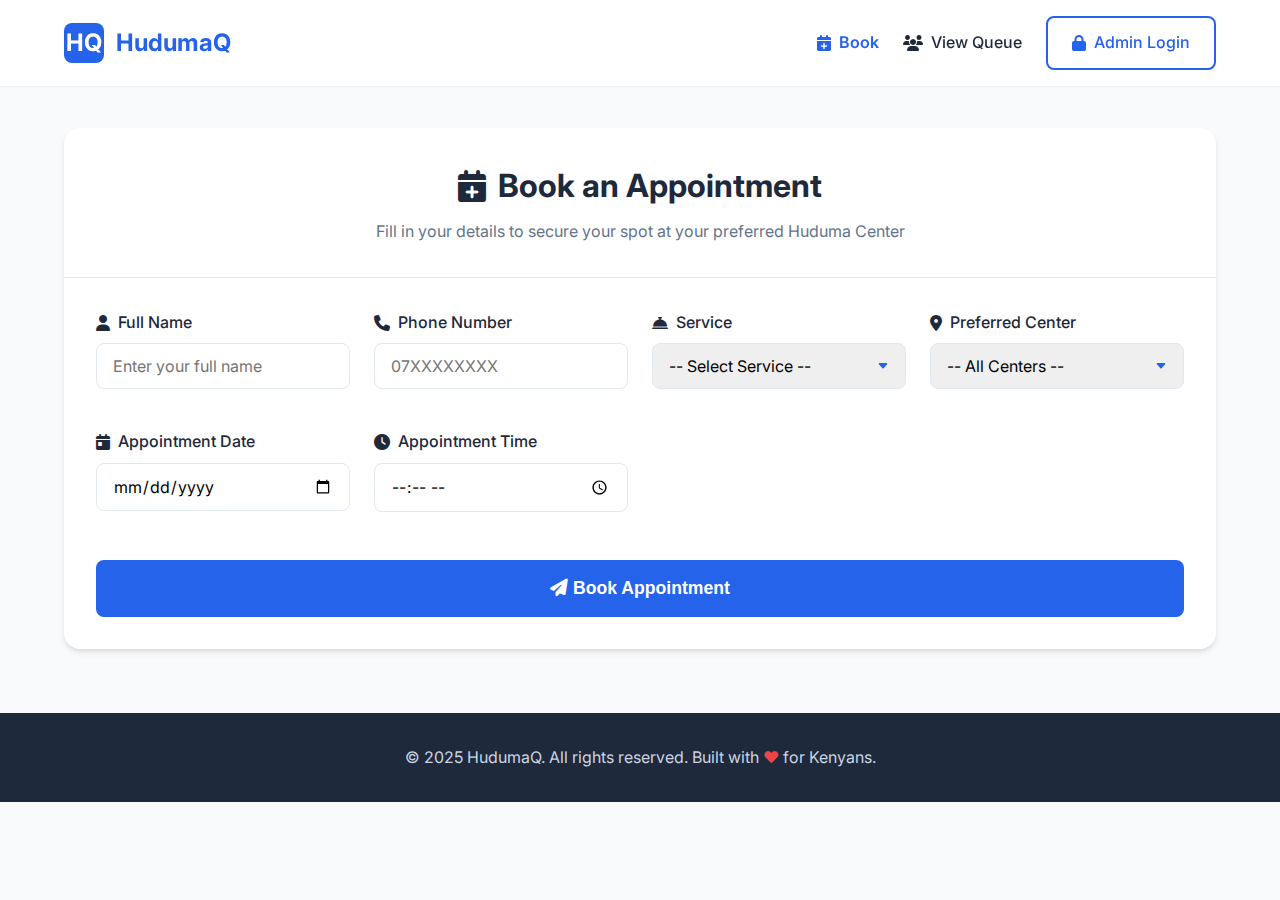
<file: public/book.html>
<!DOCTYPE html>
<html lang="en">
<head>
  <meta charset="UTF-8">
  <meta name="viewport" content="width=device-width, initial-scale=1.0">
  <title>Book Appointment - HudumaQ</title>
  <link href="https://fonts.googleapis.com/css2?family=Inter:wght@300;400;500;600;700&display=swap" rel="stylesheet">
  <link rel="stylesheet" href="https://cdnjs.cloudflare.com/ajax/libs/font-awesome/6.4.0/css/all.min.css">
  <style>
    /* CSS Variables */
    :root {
      --primary: #2563eb;
      --primary-dark: #1d4ed8;
      --secondary: #f59e0b;
      --dark: #1e293b;
      --light: #f8fafc;
      --gray: #64748b;
      --light-gray: #e2e8f0;
      --success: #10b981;
      --danger: #ef4444;
      --shadow-sm: 0 1px 2px 0 rgba(0, 0, 0, 0.05);
      --shadow: 0 4px 6px -1px rgba(0, 0, 0, 0.1), 0 2px 4px -1px rgba(0, 0, 0, 0.06);
      --shadow-md: 0 10px 15px -3px rgba(0, 0, 0, 0.1), 0 4px 6px -2px rgba(0, 0, 0, 0.05);
      --shadow-lg: 0 20px 25px -5px rgba(0, 0, 0, 0.1), 0 10px 10px -5px rgba(0, 0, 0, 0.04);
      --rounded-sm: 0.25rem;
      --rounded: 0.5rem;
      --rounded-lg: 1rem;
      --transition: all 0.3s ease;
    }

    /* Base Styles */
    * {
      margin: 0;
      padding: 0;
      box-sizing: border-box;
    }

    body {
      font-family: 'Inter', sans-serif;
      line-height: 1.6;
      color: var(--dark);
      background-color: #f9fafb;
    }

    .container {
      width: 100%;
      max-width: 1200px;
      margin: 0 auto;
      padding: 0 1.5rem;
    }

    img {
      max-width: 100%;
      height: auto;
    }

    a {
      text-decoration: none;
      color: inherit;
    }

    ul {
      list-style: none;
    }

    .btn {
      display: inline-block;
      padding: 0.75rem 1.5rem;
      border-radius: var(--rounded);
      font-weight: 600;
      text-align: center;
      transition: var(--transition);
      cursor: pointer;
      border: 2px solid transparent;
    }

    .btn-primary {
      background-color: var(--primary);
      color: white;
    }

    .btn-primary:hover {
      background-color: var(--primary-dark);
      transform: translateY(-2px);
      box-shadow: var(--shadow-md);
    }

    .btn-secondary {
      background-color: var(--secondary);
      color: white;
    }

    .btn-secondary:hover {
      opacity: 0.9;
      transform: translateY(-2px);
      box-shadow: var(--shadow-md);
    }

    .btn-outline {
      background-color: transparent;
      border-color: var(--primary);
      color: var(--primary);
    }

    .btn-outline:hover {
      background-color: var(--primary);
      color: white;
      transform: translateY(-2px);
      box-shadow: var(--shadow-md);
    }

    .btn-block {
      display: block;
      width: 100%;
    }

    .btn-large {
      padding: 1rem 2rem;
      font-size: 1.1rem;
    }

    /* Navbar */
    .navbar {
      background-color: white;
      box-shadow: var(--shadow-sm);
      position: fixed;
      width: 100%;
      top: 0;
      z-index: 1000;
    }

    .navbar .container {
      display: flex;
      justify-content: space-between;
      align-items: center;
      padding: 1rem 1.5rem;
    }

    .logo {
      display: flex;
      align-items: center;
      font-size: 1.5rem;
      font-weight: 700;
      color: var(--primary);
    }

    .logo-icon {
      display: inline-flex;
      align-items: center;
      justify-content: center;
      width: 2.5rem;
      height: 2.5rem;
      background-color: var(--primary);
      color: white;
      border-radius: var(--rounded);
      margin-right: 0.75rem;
      font-weight: 700;
    }

    .nav-links {
      display: flex;
      align-items: center;
      gap: 1.5rem;
    }

    .nav-links li a {
      font-weight: 500;
      transition: var(--transition);
      display: flex;
      align-items: center;
      gap: 0.5rem;
    }

    .nav-links li a:hover {
      color: var(--primary);
    }

    .nav-links li a.active {
      color: var(--primary);
      font-weight: 600;
    }

    .nav-toggle {
      display: none;
      flex-direction: column;
      justify-content: space-between;
      width: 2rem;
      height: 1.5rem;
      cursor: pointer;
    }

    .nav-toggle span {
      display: block;
      width: 100%;
      height: 3px;
      background-color: var(--dark);
      transition: var(--transition);
    }

    /* Booking Section */
    .booking-section {
      padding: 8rem 0 4rem;
    }

    .card {
      background-color: white;
      border-radius: var(--rounded-lg);
      box-shadow: var(--shadow);
      overflow: hidden;
      transition: var(--transition);
    }

    .card:hover {
      box-shadow: var(--shadow-md);
    }

    .animate-fade {
      animation: fadeIn 0.5s ease-in-out;
    }

    @keyframes fadeIn {
      from { opacity: 0; transform: translateY(20px); }
      to { opacity: 1; transform: translateY(0); }
    }

    .booking-header {
      padding: 2rem;
      border-bottom: 1px solid var(--light-gray);
      text-align: center;
    }

    .booking-header h2 {
      font-size: 2rem;
      margin-bottom: 0.5rem;
      color: var(--dark);
      display: flex;
      align-items: center;
      justify-content: center;
      gap: 0.75rem;
    }

    .booking-header p {
      color: var(--gray);
      max-width: 600px;
      margin: 0 auto;
    }

    #bookingForm {
      padding: 2rem;
    }

    .form-grid {
      display: grid;
      grid-template-columns: repeat(auto-fit, minmax(250px, 1fr));
      gap: 1.5rem;
      margin-bottom: 2rem;
    }

    .form-group {
      margin-bottom: 1rem;
    }

    .form-group label {
      display: block;
      margin-bottom: 0.5rem;
      font-weight: 500;
      color: var(--dark);
      display: flex;
      align-items: center;
      gap: 0.5rem;
    }

    .form-group input,
    .form-group select,
    .form-group textarea {
      width: 100%;
      padding: 0.75rem 1rem;
      border: 1px solid var(--light-gray);
      border-radius: var(--rounded);
      font-family: inherit;
      font-size: 1rem;
      transition: var(--transition);
    }

    .form-group input:focus,
    .form-group select:focus,
    .form-group textarea:focus {
      border-color: var(--primary);
      outline: none;
      box-shadow: 0 0 0 3px rgba(37, 99, 235, 0.1);
    }

    .form-group select {
      appearance: none;
      background-image: url("data:image/svg+xml,%3Csvg xmlns='http://www.w3.org/2000/svg' width='16' height='16' fill='%232563eb' viewBox='0 0 16 16'%3E%3Cpath d='M7.247 11.14 2.451 5.658C1.885 5.013 2.345 4 3.204 4h9.592a1 1 0 0 1 .753 1.659l-4.796 5.48a1 1 0 0 1-1.506 0z'/%3E%3C/svg%3E");
      background-repeat: no-repeat;
      background-position: right 1rem center;
      background-size: 12px;
    }

    .message {
      margin-top: 1.5rem;
      padding: 1rem;
      border-radius: var(--rounded);
      text-align: center;
      display: none;
    }

    .message.success {
      background-color: rgba(16, 185, 129, 0.1);
      color: var(--success);
      display: block;
    }

    .message.error {
      background-color: rgba(239, 68, 68, 0.1);
      color: var(--danger);
      display: block;
    }

    /* Service Info */
    .service-info {
      margin-top: 1.5rem;
      padding: 1.5rem;
      background-color: #f8fafc;
      border-radius: var(--rounded);
      border-left: 4px solid var(--primary);
    }

    .service-info h4 {
      margin-bottom: 0.5rem;
      color: var(--dark);
    }

    .service-info p {
      color: var(--gray);
      font-size: 0.9rem;
    }

    /* Center Info */
    .center-info {
      margin-top: 1.5rem;
      padding: 1.5rem;
      background-color: #f8fafc;
      border-radius: var(--rounded);
      border-left: 4px solid var(--secondary);
      display: none;
    }

    .center-info.active {
      display: block;
    }

    .center-info h4 {
      margin-bottom: 0.5rem;
      color: var(--dark);
    }

    .center-info p {
      color: var(--gray);
      font-size: 0.9rem;
      margin-bottom: 0.5rem;
    }

    .center-info a {
      color: var(--primary);
      font-weight: 500;
    }

    /* Footer */
    .footer {
      background-color: var(--dark);
      color: white;
      padding: 2rem 0;
      text-align: center;
    }

    .footer p {
      color: #cbd5e1;
    }

    /* Responsive Styles */
    @media (max-width: 768px) {
      .nav-links {
        position: fixed;
        top: 5rem;
        left: 0;
        width: 100%;
        background-color: white;
        flex-direction: column;
        padding: 2rem;
        box-shadow: var(--shadow);
        transform: translateY(-150%);
        transition: var(--transition);
        z-index: 999;
      }

      .nav-links.active {
        transform: translateY(0);
      }

      .nav-toggle {
        display: flex;
      }

      .nav-toggle.active span:nth-child(1) {
        transform: rotate(45deg) translate(5px, 5px);
      }

      .nav-toggle.active span:nth-child(2) {
        opacity: 0;
      }

      .nav-toggle.active span:nth-child(3) {
        transform: rotate(-45deg) translate(7px, -6px);
      }

      .booking-section {
        padding: 7rem 0 3rem;
      }

      .booking-header h2 {
        font-size: 1.75rem;
      }

      #bookingForm {
        padding: 1.5rem;
      }
    }

    @media (max-width: 480px) {
      .form-grid {
        grid-template-columns: 1fr;
      }
    }
  </style>
</head>
<body>
  <!-- Navbar -->
  <nav class="navbar">
    <div class="container">
      <a href="index.html" class="logo">
        <span class="logo-icon">HQ</span>
        <span>HudumaQ</span>
      </a>
      <div class="nav-toggle" id="navToggle">
        <span></span>
        <span></span>
        <span></span>
      </div>
      <ul class="nav-links" id="navLinks">
        <li><a href="book.html" class="active"><i class="fas fa-calendar-plus"></i> Book</a></li>
        <li><a href="queue.html"><i class="fas fa-users"></i> View Queue</a></li>
        <li><a href="login.html" class="btn btn-outline"><i class="fas fa-lock"></i> Admin Login</a></li>
      </ul>
    </div>
  </nav>

  <!-- Booking Section -->
  <section class="booking-section">
    <div class="container">
      <div class="card animate-fade">
        <div class="booking-header">
          <h2><i class="fas fa-calendar-plus"></i> Book an Appointment</h2>
          <p>Fill in your details to secure your spot at your preferred Huduma Center</p>
        </div>
        
        <form id="bookingForm">
          <div class="form-grid">
            <div class="form-group">
              <label for="fullname"><i class="fas fa-user"></i> Full Name</label>
              <input type="text" id="fullname" required placeholder="Enter your full name">
            </div>

            <div class="form-group">
              <label for="phone"><i class="fas fa-phone"></i> Phone Number</label>
              <input type="tel" id="phone" required placeholder="07XXXXXXXX" pattern="[0-9]{10}">
            </div>

            <div class="form-group">
              <label for="service_type"><i class="fas fa-concierge-bell"></i> Service</label>
              <select id="service_type" required>
                <option value="">-- Select Service --</option>
                <option value="ID Replacement & Applications">ID Replacement & Applications</option>
                <option value="Birth & Death Certificates">Birth & Death Certificates</option>
                <option value="NHIF Services">NHIF Services</option>
                <option value="NSSF Services">NSSF Services</option>
                <option value="KRA Services">KRA Services</option>
                <option value="Helb Services">Helb Services</option>
                <option value="Police Abstracts">Police Abstracts</option>
                <option value="E-Citizen Services">E-Citizen Services</option>
                <option value="Good Conduct (Police Clearance)">Good Conduct (Police Clearance)</option>
                <option value="Job Application : Support">Job Application : Support</option>
              </select>
              <div class="service-info" id="serviceInfo" style="display: none;">
                <h4>Service Information</h4>
                <p id="serviceDescription">Select a service to view requirements and processing time</p>
              </div>
            </div>

            <div class="form-group">
              <label for="location"><i class="fas fa-map-marker-alt"></i> Preferred Center</label>
              <select id="location" required>
                <option value="">-- All Centers --</option>
                <optgroup label="Nairobi">
                  <option value="Nairobi GPO">Nairobi GPO</option>
                  <option value="Nairobi City Square">Nairobi City Square</option>
                  <option value="Nairobi Makadara">Nairobi Makadara</option>
                  <option value="Nairobi Eastleigh">Nairobi Eastleigh</option>
                  <option value="Nairobi Kibra">Nairobi Kibra</option>
                </optgroup>
                
                <optgroup label="Major Cities">
                  <option value="Mombasa">Mombasa</option>
                  <option value="Kisumu">Kisumu</option>
                  <option value="Nakuru">Nakuru</option>
                  <option value="Eldoret">Eldoret</option>
                  <option value="Thika">Thika</option>
                </optgroup>
                
                <optgroup label="Other Counties">
                  <option value="Meru">Meru</option>
                  <option value="Kakamega">Kakamega</option>
                  <option value="Machakos">Machakos</option>
                  <option value="Embu">Embu</option>
                  <option value="Nyeri">Nyeri</option>
                  <option value="Kisii">Kisii</option>
                  <option value="Kericho">Kericho</option>
                  <option value="Garissa">Garissa</option>
                  <option value="Kitui">Kitui</option>
                  <option value="Narok">Narok</option>
                  <option value="Bungoma">Bungoma</option>
                  <option value="Busia">Busia</option>
                  <option value="Vihiga">Vihiga</option>
                  <option value="Siaya">Siaya</option>
                  <option value="Bomet">Bomet</option>
                  <option value="Laikipia - Nanyuki">Laikipia - Nanyuki</option>
                  <option value="Homa Bay">Homa Bay</option>
                  <option value="Kajiado">Kajiado</option>
                  <option value="Kajiado West">Kajiado West</option>
                  <option value="Murang'a">Murang'a</option>
                  <option value="Kirinyaga - Kerugoya">Kirinyaga - Kerugoya</option>
                  <option value="Nyamira">Nyamira</option>
                  <option value="Nyandarua - Olkalau">Nyandarua - Olkalau</option>
                  <option value="Tharaka Nithi - Chuka">Tharaka Nithi - Chuka</option>
                  <option value="Kilifi">Kilifi</option>
                  <option value="Kwale">Kwale</option>
                  <option value="Taita Taveta - Wundanyi">Taita Taveta - Wundanyi</option>
                  <option value="Lamu">Lamu</option>
                  <option value="Isiolo">Isiolo</option>
                  <option value="Marsabit">Marsabit</option>
                  <option value="Mandera">Mandera</option>
                  <option value="Wajir">Wajir</option>
                  <option value="Tana River - Hola">Tana River - Hola</option>
                  <option value="Samburu - Maralal">Samburu - Maralal</option>
                  <option value="Turkana - Lodwar">Turkana - Lodwar</option>
                  <option value="Elgeyo Marakwet - Iten">Elgeyo Marakwet - Iten</option>
                  <option value="Nandi - Kapsabet">Nandi - Kapsabet</option>
                  <option value="Trans Nzoia - Kitale">Trans Nzoia - Kitale</option>
                  <option value="West Pokot - Kapenguria">West Pokot - Kapenguria</option>
                  <option value="Makueni - Wote">Makueni - Wote</option>
                </optgroup>
              </select>
              <div class="center-info" id="centerInfo">
                <h4>Center Information</h4>
                <p id="centerAddress"></p>
                <p id="centerHours"></p>
                <a href="#" id="centerMap" target="_blank"><i class="fas fa-map-marked-alt"></i> View on Map</a>
              </div>
            </div>

            <div class="form-group">
              <label for="appointment_date"><i class="fas fa-calendar-day"></i> Appointment Date</label>
              <input type="date" id="appointment_date" required min="">
            </div>

            <div class="form-group">
              <label for="appointment_time"><i class="fas fa-clock"></i> Appointment Time</label>
              <input type="time" id="appointment_time" required>
            </div>
          </div>

          <button type="submit" class="btn btn-primary btn-block btn-large">
            <i class="fas fa-paper-plane"></i> Book Appointment
          </button>
          
          <div id="bookingMessage" class="message"></div>
        </form>
      </div>
    </div>
  </section>

  <!-- Footer -->
  <footer class="footer">
    <div class="container">
      <p>&copy; 2025 HudumaQ. All rights reserved. Built with <span style="color: #ef4444;">♥</span> for Kenyans.</p>
    </div>
  </footer>

  <script>
    // Mobile navigation toggle
    const navToggle = document.getElementById('navToggle');
    const navLinks = document.getElementById('navLinks');
    
    navToggle.addEventListener('click', () => {
      navLinks.classList.toggle('active');
      navToggle.classList.toggle('active');
    });

    // Set minimum date to today
    const today = new Date().toISOString().split('T')[0];
    document.getElementById('appointment_date').min = today;

    // Service information
    const serviceInfo = {
      "ID Replacement & Applications": "Requires: Original ID or affidavit if lost. Processing time: 2-3 weeks.",
      "Birth & Death Certificates": "Requires: Hospital notification or affidavit. Processing time: 1-2 weeks.",
      "NHIF Services": "Requires: ID and NHIF card if existing member. Processing time: Immediate to 24 hours.",
      "NSSF Services": "Requires: ID and employment details. Processing time: 3-5 business days.",
      "KRA Services": "Requires: KRA PIN and supporting documents. Processing time: Varies by service.",
      "Helb Services": "Requires: ID, admission letter, and bank details. Processing time: 2-4 weeks.",
      "Police Abstracts": "Requires: ID and payment receipt. Processing time: Same day.",
      "E-Citizen Services": "Requires: Registered e-citizen account. Processing time: Varies by service.",
      "Good Conduct (Police Clearance)": "Requires: Fingerprints and ID. Processing time: 3-4 weeks.",
      "Job Application : Support": "Requires: CV and relevant certificates. Processing time: Varies."
    };

    const serviceSelect = document.getElementById('service_type');
    const serviceDescription = document.getElementById('serviceDescription');
    const serviceInfoDiv = document.getElementById('serviceInfo');

    serviceSelect.addEventListener('change', function() {
      if (this.value && serviceInfo[this.value]) {
        serviceDescription.textContent = serviceInfo[this.value];
        serviceInfoDiv.style.display = 'block';
      } else {
        serviceInfoDiv.style.display = 'none';
      }
    });

    // Center information
    const centerInfo = {
      "Nairobi GPO": {
        address: "Kenyatta Avenue, Nairobi CBD",
        hours: "Mon-Fri: 7:00 AM - 5:00 PM, Sat: 8:00 AM - 1:00 PM",
        map: "https://maps.google.com/?q=Nairobi+GPO"
      },
      // Add similar data for other centers
    };

    const locationSelect = document.getElementById('location');
    const centerInfoDiv = document.getElementById('centerInfo');
    const centerAddress = document.getElementById('centerAddress');
    const centerHours = document.getElementById('centerHours');
    const centerMap = document.getElementById('centerMap');

    locationSelect.addEventListener('change', function() {
      if (this.value && centerInfo[this.value]) {
        centerAddress.textContent = centerInfo[this.value].address;
        centerHours.textContent = centerInfo[this.value].hours;
        centerMap.href = centerInfo[this.value].map;
        centerInfoDiv.classList.add('active');
      } else {
        centerInfoDiv.classList.remove('active');
      }
    });

    // Form submission
    const bookingForm = document.getElementById('bookingForm');
    const bookingMessage = document.getElementById('bookingMessage');

    bookingForm.addEventListener('submit', function(e) {
      e.preventDefault();
      
      // Simulate form submission
      bookingMessage.textContent = "Your appointment has been booked successfully! You will receive a confirmation SMS shortly.";
      bookingMessage.className = "message success";
      
      // Reset form after 5 seconds
      setTimeout(() => {
        bookingForm.reset();
        bookingMessage.style.display = 'none';
        serviceInfoDiv.style.display = 'none';
        centerInfoDiv.classList.remove('active');
      }, 5000);
    });
  </script>
</body>
</html>
</file>
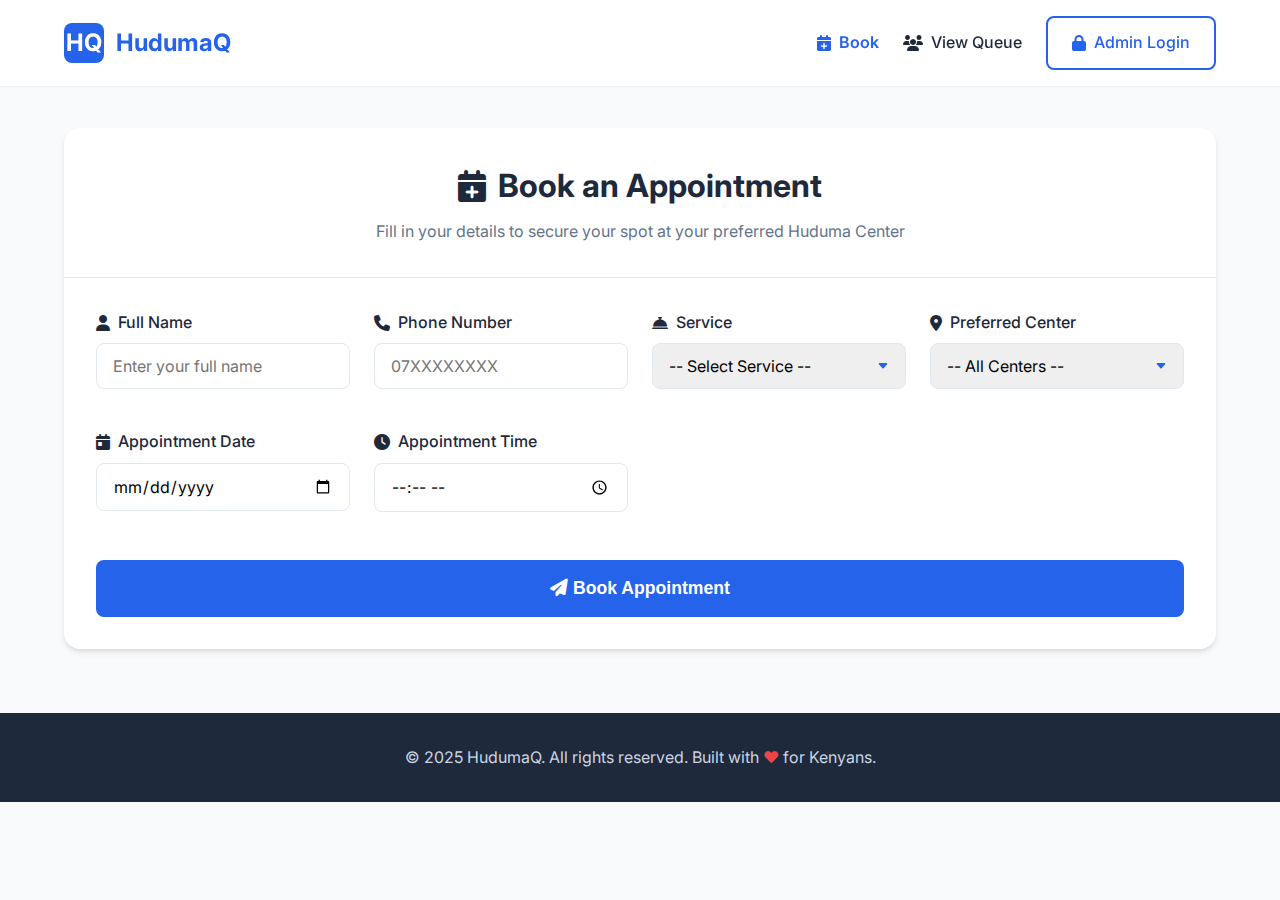
<file: public/confirmation.html>
<!DOCTYPE html>
<html lang="en">
<head>
  <meta charset="UTF-8" />
  <meta name="viewport" content="width=device-width, initial-scale=1.0"/>
  <title>Appointment Confirmation - HudumaQ</title>
  <link rel="stylesheet" href="css/styles.css" />
  <style>
    .confirmation-container {
      max-width: 600px;
      margin: 4rem auto;
      background: #ffffff;
      padding: 2rem;
      border-radius: 12px;
      box-shadow: 0 10px 30px rgba(0,0,0,0.05);
      text-align: center;
    }

    .confirmation-container h2 {
      color: #0d47a1;
      margin-bottom: 1rem;
    }

    .queue-number {
      font-size: 3rem;
      font-weight: bold;
      color: #0d47a1;
      margin: 1rem 0;
    }

    .info-item {
      margin: 0.5rem 0;
      font-size: 1rem;
      color: #333;
    }

    .btn-group {
      margin-top: 2rem;
      display: flex;
      justify-content: center;
      gap: 1rem;
    }

    .btn-print, .btn-home {
      padding: 0.8rem 1.5rem;
      border: none;
      border-radius: 8px;
      cursor: pointer;
      font-weight: 600;
    }

    .btn-print {
      background: #388e3c;
      color: #fff;
    }

    .btn-home {
      background: #0d47a1;
      color: #fff;
    }

    .btn-print:hover {
      background: #2e7d32;
    }

    .btn-home:hover {
      background: #1565c0;
    }
  </style>
</head>
<body>

  <div class="confirmation-container">
    <h2>✅ Appointment Booked Successfully!</h2>
    
    <div class="queue-number" id="queueNumber">#000</div>
    
    <div class="info-item"><strong>Name:</strong> <span id="fullname">---</span></div>
    <div class="info-item"><strong>Phone:</strong> <span id="phone">---</span></div>
    <div class="info-item"><strong>Service:</strong> <span id="service">---</span></div>
    <div class="info-item"><strong>Date:</strong> <span id="date">---</span></div>
    <div class="info-item"><strong>Time:</strong> <span id="time">---</span></div>

    <div class="btn-group">
      <button class="btn-print" onclick="window.print()">🖨️ Print</button>
      <button class="btn-home" onclick="window.location.href='index.html'">🏠 Home</button>
    </div>
  </div>

  <script>
    // Fetch confirmation data from sessionStorage
    const appointment = JSON.parse(sessionStorage.getItem('appointmentDetails'));

    if (!appointment) {
      alert('No appointment details found.');
      window.location.href = 'book.html';
    } else {
      document.getElementById('queueNumber').textContent = '#' + appointment.queue_number;
      document.getElementById('fullname').textContent = appointment.fullname;
      document.getElementById('phone').textContent = appointment.phone;
      document.getElementById('service').textContent = appointment.service_type;
      document.getElementById('date').textContent = appointment.appointment_date;
      document.getElementById('time').textContent = appointment.appointment_time;
    }
  </script>

</body>
</html>
</file>
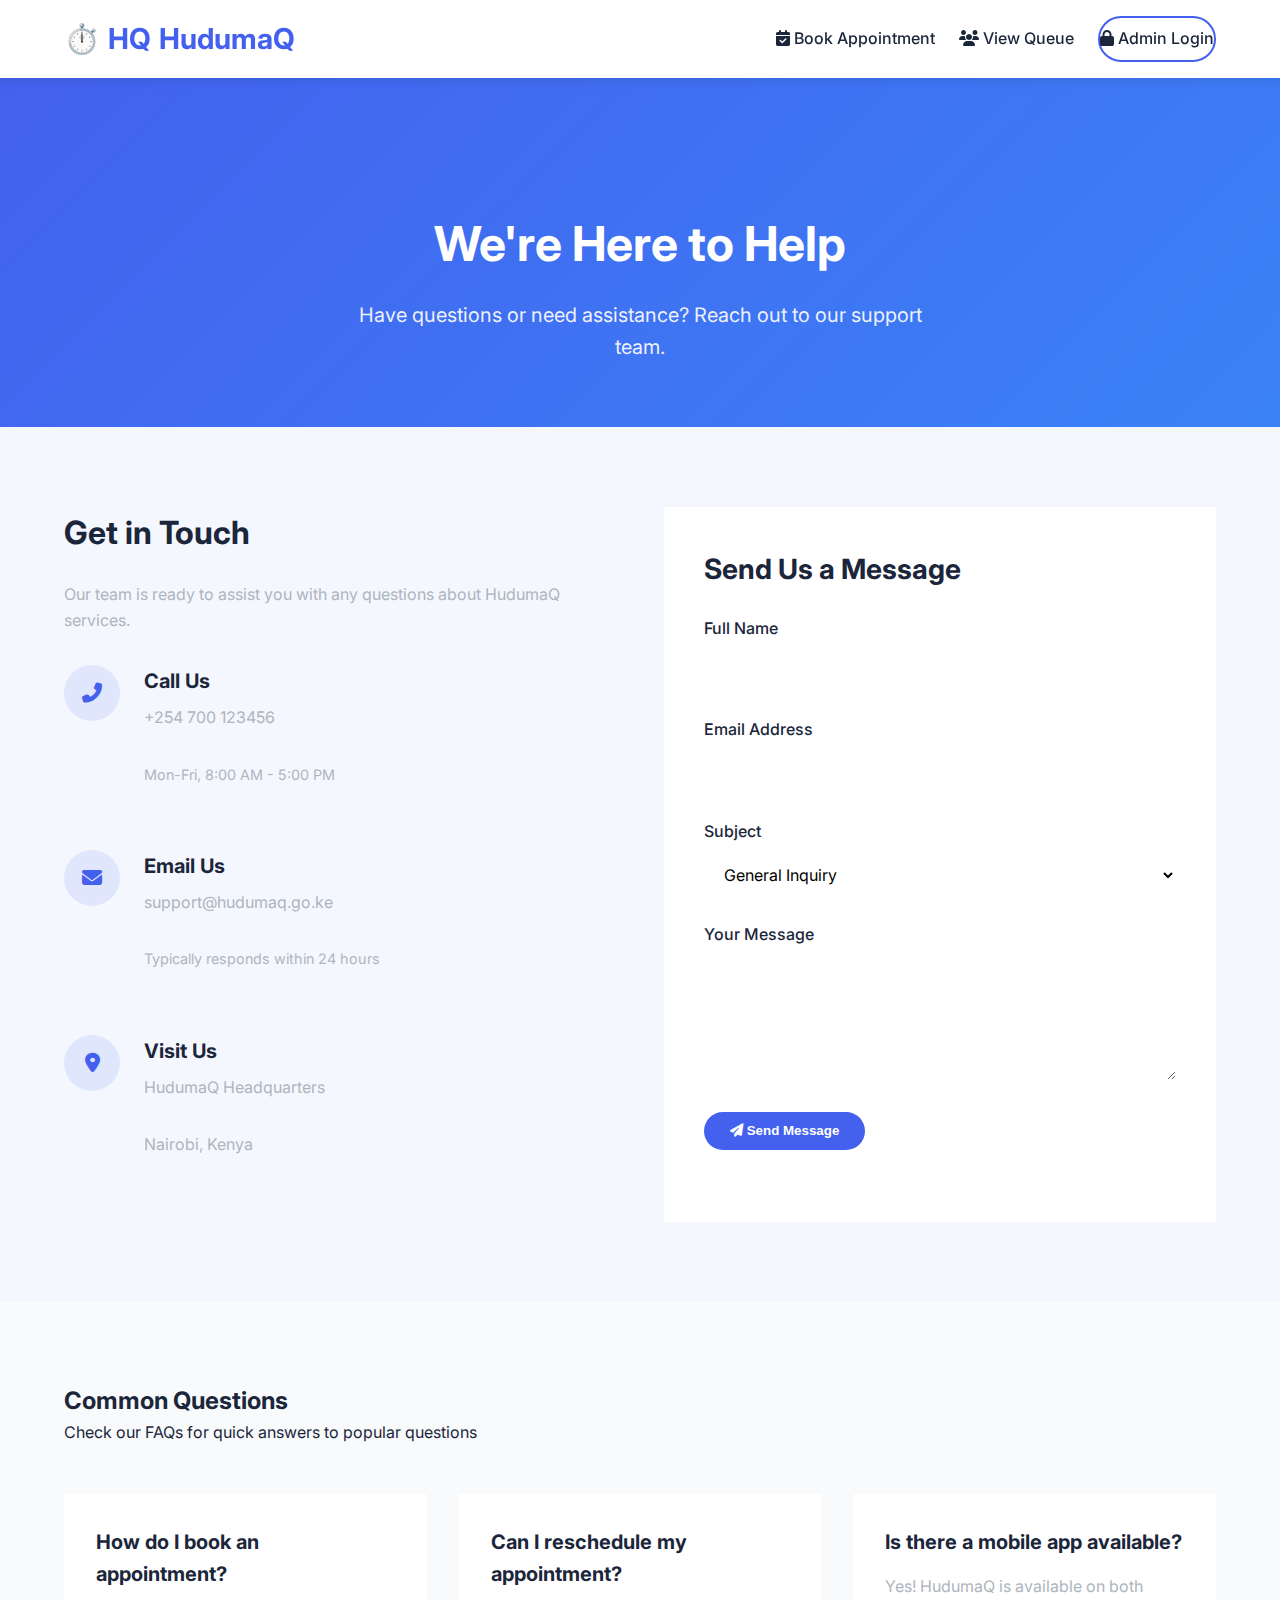
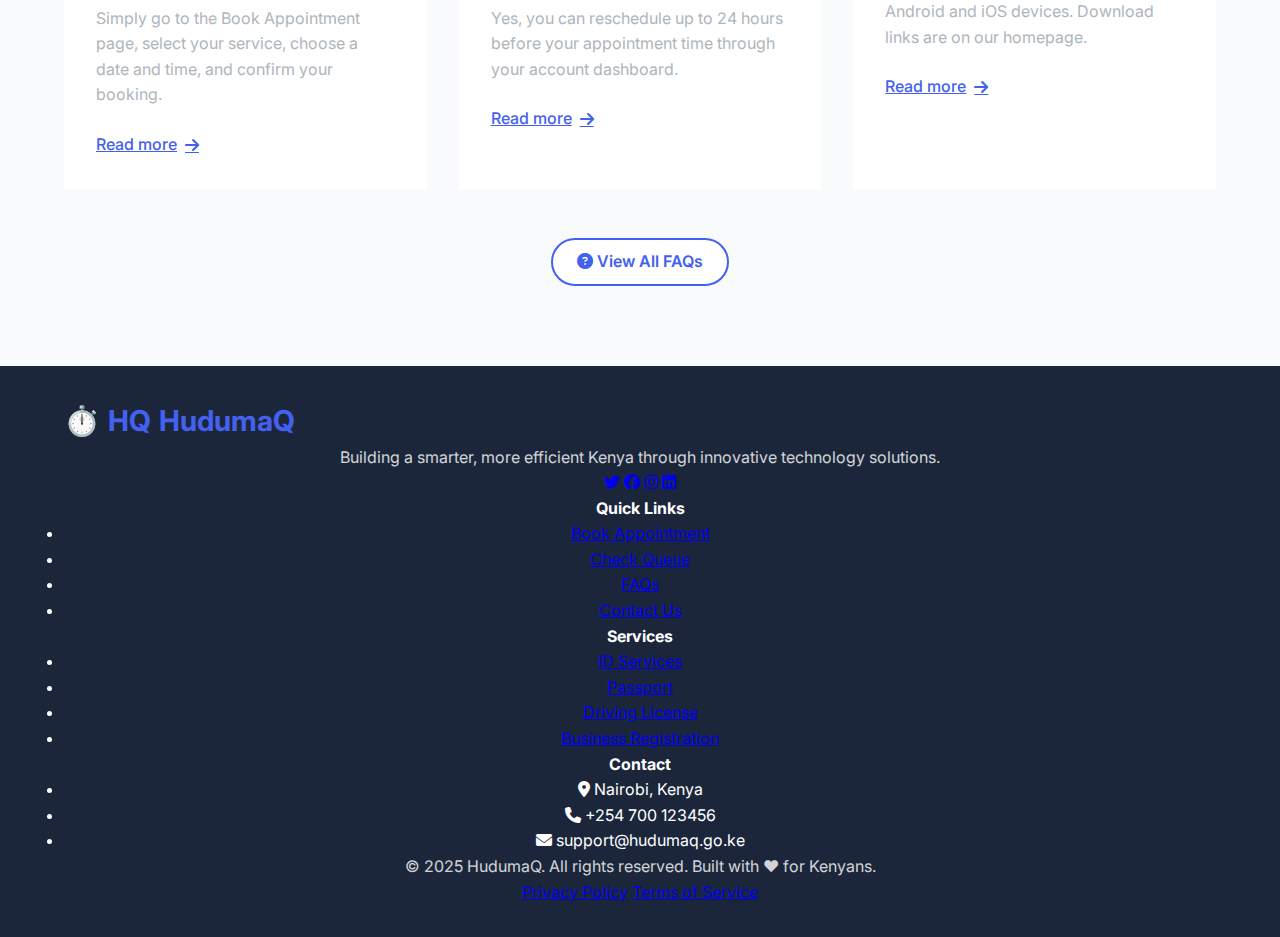
<file: public/contact.html>
<!DOCTYPE html>
<html lang="en">
<head>
  <meta charset="UTF-8" />
  <meta name="viewport" content="width=device-width, initial-scale=1.0"/>
  <title>Contact Us | HudumaQ</title>
  <link rel="stylesheet" href="css/styles.css" />
  <link href="https://fonts.googleapis.com/css2?family=Inter:wght@300;400;500;600;700&display=swap" rel="stylesheet">
  <link rel="stylesheet" href="https://cdnjs.cloudflare.com/ajax/libs/font-awesome/6.4.0/css/all.min.css">
</head>
<body>
  <!-- 🔵 Navbar -->
  <nav class="navbar">
    <div class="container">
      <a href="index.html" class="logo">
        <span class="logo-icon">HQ</span>
        <span>HudumaQ</span>
      </a>
      <div class="nav-toggle" id="navToggle">
        <span></span>
        <span></span>
        <span></span>
      </div>
      <ul class="nav-links" id="navLinks">
        <li><a href="book.html"><i class="fas fa-calendar-check"></i> Book Appointment</a></li>
        <li><a href="queue.html"><i class="fas fa-users"></i> View Queue</a></li>
        <li><a href="login.html" class="btn btn-outline"><i class="fas fa-lock"></i> Admin Login</a></li>
      </ul>
    </div>
  </nav>

  <!-- 🟢 Contact Hero -->
  <header class="page-hero">
    <div class="container">
      <h1>We're Here to Help</h1>
      <p>Have questions or need assistance? Reach out to our support team.</p>
    </div>
  </header>

  <!-- 🟡 Contact Section -->
  <section class="contact-section">
    <div class="container">
      <div class="contact-grid">
        <div class="contact-info">
          <h2>Get in Touch</h2>
          <p>Our team is ready to assist you with any questions about HudumaQ services.</p>
          
          <div class="contact-method">
            <div class="contact-icon">
              <i class="fas fa-phone-alt"></i>
            </div>
            <div>
              <h3>Call Us</h3>
              <p>+254 700 123456</p>
              <p class="contact-hours">Mon-Fri, 8:00 AM - 5:00 PM</p>
            </div>
          </div>

          <div class="contact-method">
            <div class="contact-icon">
              <i class="fas fa-envelope"></i>
            </div>
            <div>
              <h3>Email Us</h3>
              <p>support@hudumaq.go.ke</p>
              <p class="contact-hours">Typically responds within 24 hours</p>
            </div>
          </div>

          <div class="contact-method">
            <div class="contact-icon">
              <i class="fas fa-map-marker-alt"></i>
            </div>
            <div>
              <h3>Visit Us</h3>
              <p>HudumaQ Headquarters</p>
              <p>Nairobi, Kenya</p>
            </div>
          </div>
        </div>

        <div class="contact-form">
          <h2>Send Us a Message</h2>
          <form id="contactForm">
            <div class="form-group">
              <label for="name">Full Name</label>
              <input type="text" id="name" name="name" required>
            </div>
            
            <div class="form-group">
              <label for="email">Email Address</label>
              <input type="email" id="email" name="email" required>
            </div>
            
            <div class="form-group">
              <label for="subject">Subject</label>
              <select id="subject" name="subject">
                <option value="general">General Inquiry</option>
                <option value="technical">Technical Support</option>
                <option value="feedback">Feedback/Suggestions</option>
                <option value="partnership">Partnership Opportunities</option>
              </select>
            </div>
            
            <div class="form-group">
              <label for="message">Your Message</label>
              <textarea id="message" name="message" rows="5" required></textarea>
            </div>
            
            <button type="submit" class="btn btn-primary">
              <i class="fas fa-paper-plane"></i> Send Message
            </button>
          </form>
        </div>
      </div>
    </div>
  </section>

  <!-- 🔵 FAQ Preview Section -->
  <section class="faq-preview">
    <div class="container">
      <div class="section-header">
        <h2>Common Questions</h2>
        <p>Check our FAQs for quick answers to popular questions</p>
      </div>
      
      <div class="faq-grid">
        <div class="faq-card">
          <h3>How do I book an appointment?</h3>
          <p>Simply go to the Book Appointment page, select your service, choose a date and time, and confirm your booking.</p>
          <a href="faq.html#booking" class="faq-link">Read more <i class="fas fa-arrow-right"></i></a>
        </div>
        
        <div class="faq-card">
          <h3>Can I reschedule my appointment?</h3>
          <p>Yes, you can reschedule up to 24 hours before your appointment time through your account dashboard.</p>
          <a href="faq.html#rescheduling" class="faq-link">Read more <i class="fas fa-arrow-right"></i></a>
        </div>
        
        <div class="faq-card">
          <h3>Is there a mobile app available?</h3>
          <p>Yes! HudumaQ is available on both Android and iOS devices. Download links are on our homepage.</p>
          <a href="faq.html#mobile" class="faq-link">Read more <i class="fas fa-arrow-right"></i></a>
        </div>
      </div>
      
      <div class="text-center">
        <a href="faq.html" class="btn btn-secondary">
          <i class="fas fa-question-circle"></i> View All FAQs
        </a>
      </div>
    </div>
  </section>

  <!-- ⚫ Footer -->
  <footer class="footer">
    <div class="container">
      <div class="footer-grid">
        <div class="footer-col">
          <div class="logo">
            <span class="logo-icon">HQ</span>
            <span>HudumaQ</span>
          </div>
          <p>Building a smarter, more efficient Kenya through innovative technology solutions.</p>
          <div class="social-links">
            <a href="#"><i class="fab fa-twitter"></i></a>
            <a href="#"><i class="fab fa-facebook"></i></a>
            <a href="#"><i class="fab fa-instagram"></i></a>
            <a href="#"><i class="fab fa-linkedin"></i></a>
          </div>
        </div>
        <div class="footer-col">
          <h4>Quick Links</h4>
          <ul>
            <li><a href="book.html">Book Appointment</a></li>
            <li><a href="queue.html">Check Queue</a></li>
            <li><a href="faq.html">FAQs</a></li>
            <li><a href="contact.html">Contact Us</a></li>
          </ul>
        </div>
        <div class="footer-col">
          <h4>Services</h4>
          <ul>
            <li><a href="#">ID Services</a></li>
            <li><a href="#">Passport</a></li>
            <li><a href="#">Driving License</a></li>
            <li><a href="#">Business Registration</a></li>
          </ul>
        </div>
        <div class="footer-col">
          <h4>Contact</h4>
          <ul class="contact-info">
            <li><i class="fas fa-map-marker-alt"></i> Nairobi, Kenya</li>
            <li><i class="fas fa-phone"></i> +254 700 123456</li>
            <li><i class="fas fa-envelope"></i> support@hudumaq.go.ke</li>
          </ul>
        </div>
      </div>
      <div class="footer-bottom">
        <p>&copy; 2025 HudumaQ. All rights reserved. Built with <span class="heart">♥</span> for Kenyans.</p>
        <div class="footer-links">
          <a href="#">Privacy Policy</a>
          <a href="#">Terms of Service</a>
        </div>
      </div>
    </div>
  </footer>

  <script>
    // Mobile navigation toggle
    const navToggle = document.getElementById('navToggle');
    const navLinks = document.getElementById('navLinks');
    
    navToggle.addEventListener('click', () => {
      navLinks.classList.toggle('active');
      navToggle.classList.toggle('active');
    });

    // Form submission
    const contactForm = document.getElementById('contactForm');
    contactForm.addEventListener('submit', (e) => {
      e.preventDefault();
      alert('Thank you for your message! We will get back to you soon.');
      contactForm.reset();
    });
  </script>

  <style>
    /* Contact Page Specific Styles */
    .page-hero {
      background: linear-gradient(135deg, var(--primary) 0%, #3b82f6 100%);
      color: white;
      padding: 8rem 0 4rem;
      text-align: center;
    }

    .page-hero h1 {
      font-size: 3rem;
      margin-bottom: 1rem;
    }

    .page-hero p {
      font-size: 1.25rem;
      opacity: 0.9;
      max-width: 600px;
      margin: 0 auto;
    }

    .contact-section {
      padding: 5rem 0;
    }

    .contact-grid {
      display: grid;
      grid-template-columns: 1fr 1fr;
      gap: 3rem;
    }

    .contact-info h2 {
      font-size: 2rem;
      margin-bottom: 1.5rem;
      color: var(--dark);
    }

    .contact-info p {
      color: var(--gray);
      margin-bottom: 2rem;
    }

    .contact-method {
      display: flex;
      gap: 1.5rem;
      margin-bottom: 2rem;
    }

    .contact-icon {
      width: 3.5rem;
      height: 3.5rem;
      background-color: rgba(37, 99, 235, 0.1);
      border-radius: 50%;
      display: flex;
      align-items: center;
      justify-content: center;
      color: var(--primary);
      font-size: 1.25rem;
      flex-shrink: 0;
    }

    .contact-method h3 {
      font-size: 1.25rem;
      margin-bottom: 0.5rem;
    }

    .contact-hours {
      color: var(--gray);
      font-size: 0.9rem;
    }

    .contact-form {
      background-color: white;
      padding: 2.5rem;
      border-radius: var(--rounded-lg);
      box-shadow: var(--shadow);
    }

    .contact-form h2 {
      font-size: 1.75rem;
      margin-bottom: 1.5rem;
      color: var(--dark);
    }

    .form-group {
      margin-bottom: 1.5rem;
    }

    .form-group label {
      display: block;
      margin-bottom: 0.5rem;
      font-weight: 500;
      color: var(--dark);
    }

    .form-group input,
    .form-group select,
    .form-group textarea {
      width: 100%;
      padding: 0.75rem 1rem;
      border: 1px solid var(--light-gray);
      border-radius: var(--rounded);
      font-family: inherit;
      font-size: 1rem;
      transition: var(--transition);
    }

    .form-group input:focus,
    .form-group select:focus,
    .form-group textarea:focus {
      border-color: var(--primary);
      outline: none;
      box-shadow: 0 0 0 3px rgba(37, 99, 235, 0.1);
    }

    .form-group textarea {
      resize: vertical;
      min-height: 120px;
    }

    .faq-preview {
      padding: 5rem 0;
      background-color: #f8fafc;
    }

    .faq-grid {
      display: grid;
      grid-template-columns: repeat(auto-fit, minmax(300px, 1fr));
      gap: 2rem;
      margin: 3rem 0;
    }

    .faq-card {
      background-color: white;
      padding: 2rem;
      border-radius: var(--rounded-lg);
      box-shadow: var(--shadow);
      transition: var(--transition);
    }

    .faq-card:hover {
      transform: translateY(-5px);
      box-shadow: var(--shadow-md);
    }

    .faq-card h3 {
      font-size: 1.25rem;
      margin-bottom: 1rem;
      color: var(--dark);
    }

    .faq-card p {
      color: var(--gray);
      margin-bottom: 1.5rem;
    }

    .faq-link {
      display: inline-flex;
      align-items: center;
      gap: 0.5rem;
      color: var(--primary);
      font-weight: 500;
      transition: var(--transition);
    }

    .faq-link:hover {
      gap: 0.75rem;
    }

    .text-center {
      text-align: center;
    }

    @media (max-width: 768px) {
      .contact-grid {
        grid-template-columns: 1fr;
      }
      
      .page-hero {
        padding: 7rem 0 3rem;
      }
      
      .page-hero h1 {
        font-size: 2.25rem;
      }
    }
  </style>
</body>
</html>
</file>
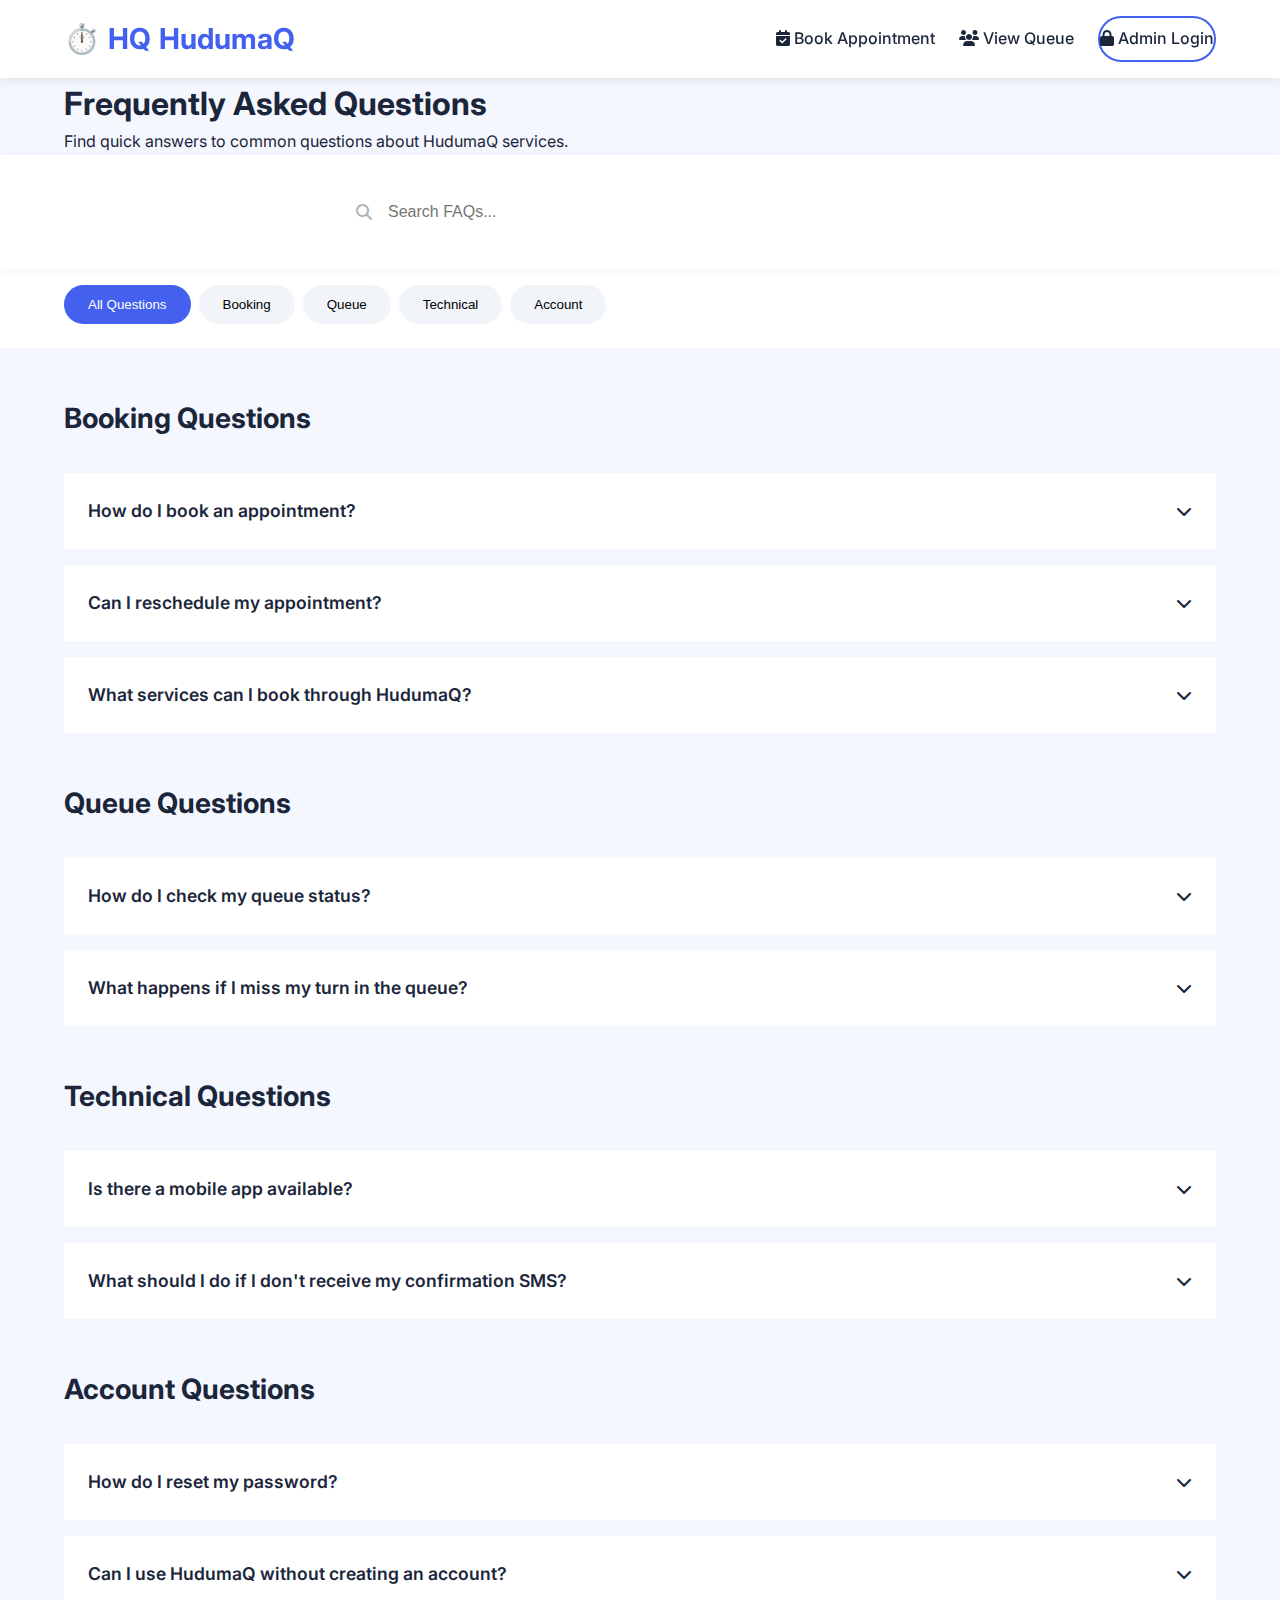
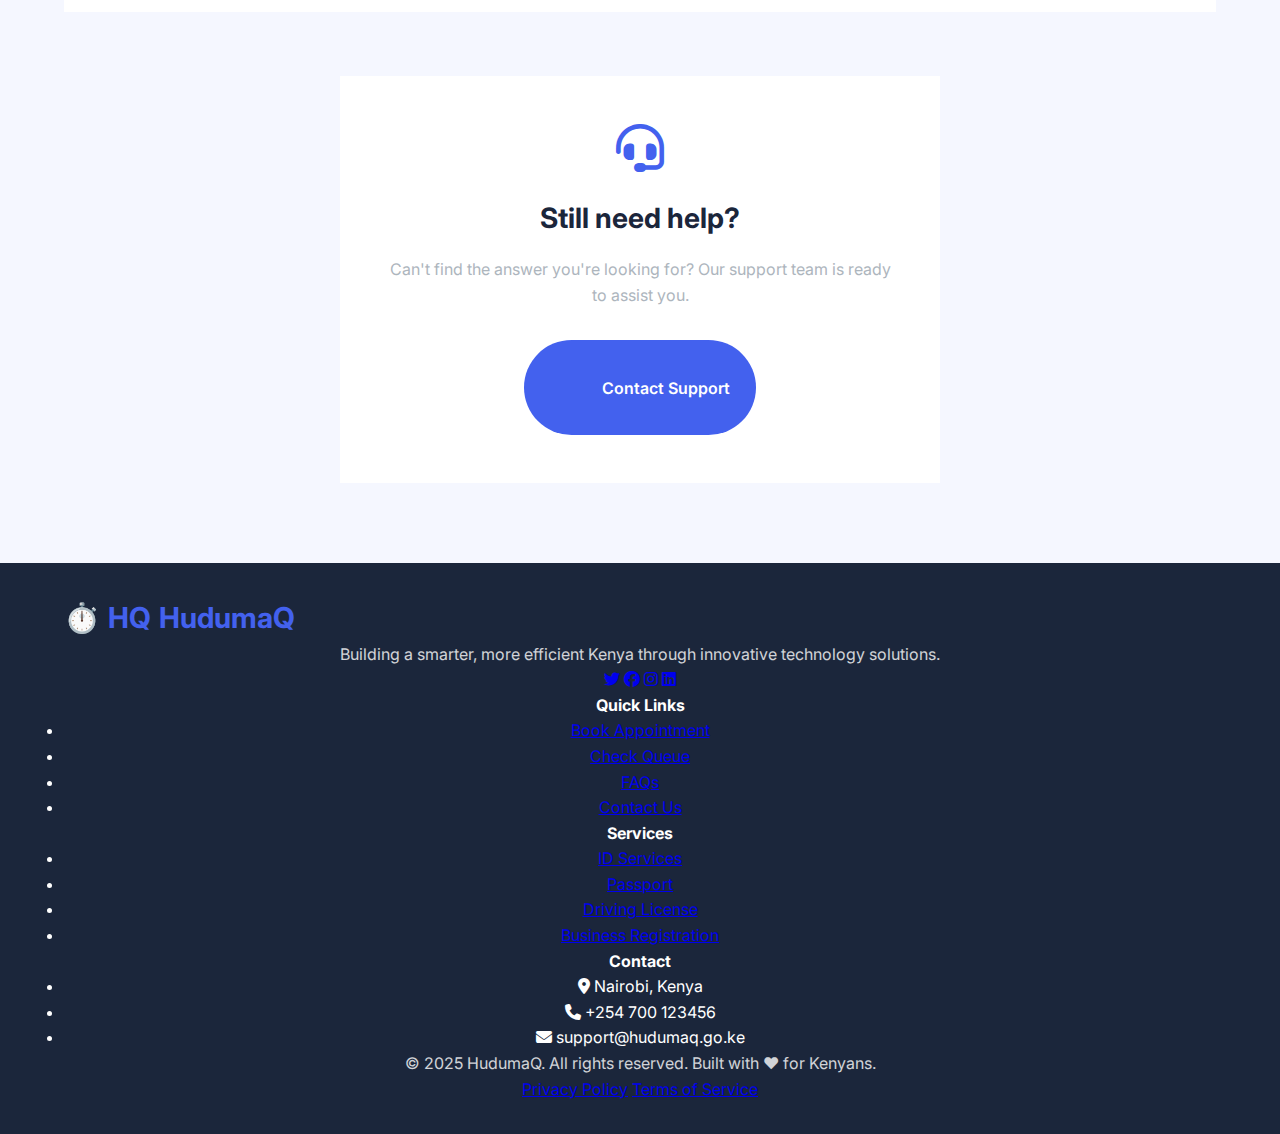
<file: public/faq.html>
<!DOCTYPE html>
<html lang="en">
<head>
  <meta charset="UTF-8" />
  <meta name="viewport" content="width=device-width, initial-scale=1.0"/>
  <title>FAQs | HudumaQ</title>
  <link rel="stylesheet" href="css/styles.css" />
  <link href="https://fonts.googleapis.com/css2?family=Inter:wght@300;400;500;600;700&display=swap" rel="stylesheet">
  <link rel="stylesheet" href="https://cdnjs.cloudflare.com/ajax/libs/font-awesome/6.4.0/css/all.min.css">
</head>
<body>
  <!-- 🔵 Navbar -->
  <nav class="navbar">
    <div class="container">
      <a href="index.html" class="logo">
        <span class="logo-icon">HQ</span>
        <span>HudumaQ</span>
      </a>
      <div class="nav-toggle" id="navToggle">
        <span></span>
        <span></span>
        <span></span>
      </div>
      <ul class="nav-links" id="navLinks">
        <li><a href="book.html"><i class="fas fa-calendar-check"></i> Book Appointment</a></li>
        <li><a href="queue.html"><i class="fas fa-users"></i> View Queue</a></li>
        <li><a href="login.html" class="btn btn-outline"><i class="fas fa-lock"></i> Admin Login</a></li>
      </ul>
    </div>
  </nav>

  <!-- 🟢 FAQ Hero -->
  <header class="page-hero">
    <div class="container">
      <h1>Frequently Asked Questions</h1>
      <p>Find quick answers to common questions about HudumaQ services.</p>
    </div>
  </header>

  <!-- 🟡 FAQ Search -->
  <section class="faq-search">
    <div class="container">
      <div class="search-box">
        <i class="fas fa-search"></i>
        <input type="text" id="faqSearch" placeholder="Search FAQs...">
      </div>
    </div>
  </section>

  <!-- 🔵 FAQ Categories -->
  <section class="faq-categories">
    <div class="container">
      <div class="category-tabs">
        <button class="category-btn active" data-category="all">All Questions</button>
        <button class="category-btn" data-category="booking">Booking</button>
        <button class="category-btn" data-category="queue">Queue</button>
        <button class="category-btn" data-category="technical">Technical</button>
        <button class="category-btn" data-category="account">Account</button>
      </div>
    </div>
  </section>

  <!-- 🟢 FAQ Main Content -->
  <section class="faq-main">
    <div class="container">
      <div class="faq-container">
        <!-- Booking Section -->
        <div class="faq-section" id="booking">
          <h2 class="faq-section-title">Booking Questions</h2>
          
          <div class="faq-item" data-category="booking">
            <div class="faq-question">
              <h3>How do I book an appointment?</h3>
              <i class="fas fa-chevron-down"></i>
            </div>
            <div class="faq-answer">
              <p>To book an appointment:</p>
              <ol>
                <li>Go to the Book Appointment page</li>
                <li>Select the service you need</li>
                <li>Choose your preferred Huduma Centre location</li>
                <li>Select an available date and time slot</li>
                <li>Confirm your booking details</li>
                <li>You'll receive a confirmation SMS and email</li>
              </ol>
            </div>
          </div>
          
          <div class="faq-item" data-category="booking">
            <div class="faq-question">
              <h3>Can I reschedule my appointment?</h3>
              <i class="fas fa-chevron-down"></i>
            </div>
            <div class="faq-answer">
              <p>Yes, you can reschedule your appointment up to 24 hours before your scheduled time:</p>
              <ul>
                <li>Log in to your HudumaQ account</li>
                <li>Go to "My Appointments"</li>
                <li>Select the appointment you want to reschedule</li>
                <li>Choose "Reschedule" and select a new time slot</li>
                <li>You'll receive a new confirmation</li>
              </ul>
              <p>Note: Late rescheduling may be subject to penalties.</p>
            </div>
          </div>
          
          <div class="faq-item" data-category="booking">
            <div class="faq-question">
              <h3>What services can I book through HudumaQ?</h3>
              <i class="fas fa-chevron-down"></i>
            </div>
            <div class="faq-answer">
              <p>HudumaQ currently supports booking for these services:</p>
              <div class="service-grid">
                <div class="service-item">
                  <i class="fas fa-id-card"></i>
                  <span>National ID Services</span>
                </div>
                <div class="service-item">
                  <i class="fas fa-passport"></i>
                  <span>Passport Applications</span>
                </div>
                <div class="service-item">
                  <i class="fas fa-car"></i>
                  <span>Driving License</span>
                </div>
                <div class="service-item">
                  <i class="fas fa-building"></i>
                  <span>Business Registration</span>
                </div>
                <div class="service-item">
                  <i class="fas fa-certificate"></i>
                  <span>Certificate Services</span>
                </div>
                <div class="service-item">
                  <i class="fas fa-file-alt"></i>
                  <span>Document Legalization</span>
                </div>
              </div>
            </div>
          </div>
        </div>
        
        <!-- Queue Section -->
        <div class="faq-section" id="queue">
          <h2 class="faq-section-title">Queue Questions</h2>
          
          <div class="faq-item" data-category="queue">
            <div class="faq-question">
              <h3>How do I check my queue status?</h3>
              <i class="fas fa-chevron-down"></i>
            </div>
            <div class="faq-answer">
              <p>You can check your queue status in three ways:</p>
              <ol>
                <li><strong>Online:</strong> Log in to your HudumaQ account and go to "My Queue"</li>
                <li><strong>SMS:</strong> Send "QUEUE [Your Booking ID]" to 20888</li>
                <li><strong>Mobile App:</strong> Check the real-time queue updates in the HudumaQ app</li>
              </ol>
              <p>You'll receive notifications when your turn is approaching.</p>
            </div>
          </div>
          
          <div class="faq-item" data-category="queue">
            <div class="faq-question">
              <h3>What happens if I miss my turn in the queue?</h3>
              <i class="fas fa-chevron-down"></i>
            </div>
            <div class="faq-answer">
              <p>If you miss your turn:</p>
              <ul>
                <li>You'll be placed at the end of the current queue</li>
                <li>You may need to wait for the next available slot</li>
                <li>For critical services, you might need to reschedule</li>
              </ul>
              <p>We recommend arriving at least 15 minutes before your estimated service time.</p>
            </div>
          </div>
        </div>
        
        <!-- Technical Section -->
        <div class="faq-section" id="technical">
          <h2 class="faq-section-title">Technical Questions</h2>
          
          <div class="faq-item" data-category="technical">
            <div class="faq-question">
              <h3>Is there a mobile app available?</h3>
              <i class="fas fa-chevron-down"></i>
            </div>
            <div class="faq-answer">
              <p>Yes! HudumaQ is available on both Android and iOS:</p>
              <div class="app-downloads">
                <a href="#" class="app-btn">
                  <i class="fab fa-google-play"></i>
                  <div>
                    <span>Get it on</span>
                    <strong>Google Play</strong>
                  </div>
                </a>
                <a href="#" class="app-btn">
                  <i class="fab fa-apple"></i>
                  <div>
                    <span>Download on the</span>
                    <strong>App Store</strong>
                  </div>
                </a>
              </div>
              <p>The app offers all website features plus push notifications for queue updates.</p>
            </div>
          </div>
          
          <div class="faq-item" data-category="technical">
            <div class="faq-question">
              <h3>What should I do if I don't receive my confirmation SMS?</h3>
              <i class="fas fa-chevron-down"></i>
            </div>
            <div class="faq-answer">
              <p>If you don't receive your confirmation:</p>
              <ol>
                <li>Check your email (including spam folder)</li>
                <li>Log in to your HudumaQ account to verify the booking</li>
                <li>Wait 10-15 minutes as delays can sometimes occur</li>
                <li>If still not received, contact our support team with your booking details</li>
              </ol>
              <p>You can also try resending the confirmation from your account dashboard.</p>
            </div>
          </div>
        </div>
        
        <!-- Account Section -->
        <div class="faq-section" id="account">
          <h2 class="faq-section-title">Account Questions</h2>
          
          <div class="faq-item" data-category="account">
            <div class="faq-question">
              <h3>How do I reset my password?</h3>
              <i class="fas fa-chevron-down"></i>
            </div>
            <div class="faq-answer">
              <p>To reset your password:</p>
              <ol>
                <li>Go to the login page</li>
                <li>Click "Forgot Password"</li>
                <li>Enter the email associated with your account</li>
                <li>Check your email for a password reset link</li>
                <li>Click the link and create a new password</li>
              </ol>
              <p>If you don't receive the email within 10 minutes, please check your spam folder.</p>
            </div>
          </div>
          
          <div class="faq-item" data-category="account">
            <div class="faq-question">
              <h3>Can I use HudumaQ without creating an account?</h3>
              <i class="fas fa-chevron-down"></i>
            </div>
            <div class="faq-answer">
              <p>For most services, you need an account to:</p>
              <ul>
                <li>Book appointments</li>
                <li>View your queue status</li>
                <li>Access your service history</li>
                <li>Receive notifications</li>
              </ul>
              <p>However, you can check general queue times at each Huduma Centre without logging in.</p>
              <p>Account creation is free and only takes 2 minutes with your ID number and phone number.</p>
            </div>
          </div>
        </div>
      </div>
      
      <!-- Still Need Help? -->
      <div class="faq-help">
        <div class="help-card">
          <i class="fas fa-headset"></i>
          <h3>Still need help?</h3>
          <p>Can't find the answer you're looking for? Our support team is ready to assist you.</p>
          <a href="contact.html" class="btn btn-primary">
            <i class="fas fa-envelope"></i> Contact Support
          </a>
        </div>
      </div>
    </div>
  </section>

  <!-- ⚫ Footer -->
  <footer class="footer">
    <div class="container">
      <div class="footer-grid">
        <div class="footer-col">
          <div class="logo">
            <span class="logo-icon">HQ</span>
            <span>HudumaQ</span>
          </div>
          <p>Building a smarter, more efficient Kenya through innovative technology solutions.</p>
          <div class="social-links">
            <a href="#"><i class="fab fa-twitter"></i></a>
            <a href="#"><i class="fab fa-facebook"></i></a>
            <a href="#"><i class="fab fa-instagram"></i></a>
            <a href="#"><i class="fab fa-linkedin"></i></a>
          </div>
        </div>
        <div class="footer-col">
          <h4>Quick Links</h4>
          <ul>
            <li><a href="book.html">Book Appointment</a></li>
            <li><a href="queue.html">Check Queue</a></li>
            <li><a href="faq.html">FAQs</a></li>
            <li><a href="contact.html">Contact Us</a></li>
          </ul>
        </div>
        <div class="footer-col">
          <h4>Services</h4>
          <ul>
            <li><a href="#">ID Services</a></li>
            <li><a href="#">Passport</a></li>
            <li><a href="#">Driving License</a></li>
            <li><a href="#">Business Registration</a></li>
          </ul>
        </div>
        <div class="footer-col">
          <h4>Contact</h4>
          <ul class="contact-info">
            <li><i class="fas fa-map-marker-alt"></i> Nairobi, Kenya</li>
            <li><i class="fas fa-phone"></i> +254 700 123456</li>
            <li><i class="fas fa-envelope"></i> support@hudumaq.go.ke</li>
          </ul>
        </div>
      </div>
      <div class="footer-bottom">
        <p>&copy; 2025 HudumaQ. All rights reserved. Built with <span class="heart">♥</span> for Kenyans.</p>
        <div class="footer-links">
          <a href="#">Privacy Policy</a>
          <a href="#">Terms of Service</a>
        </div>
      </div>
    </div>
  </footer>

  <script>
    // Mobile navigation toggle
    const navToggle = document.getElementById('navToggle');
    const navLinks = document.getElementById('navLinks');
    
    navToggle.addEventListener('click', () => {
      navLinks.classList.toggle('active');
      navToggle.classList.toggle('active');
    });

    // FAQ Accordion
    const faqQuestions = document.querySelectorAll('.faq-question');
    faqQuestions.forEach(question => {
      question.addEventListener('click', () => {
        const answer = question.nextElementSibling;
        const icon = question.querySelector('i');
        
        // Toggle this question
        question.parentElement.classList.toggle('active');
        
        // Rotate icon
        if (question.parentElement.classList.contains('active')) {
          icon.classList.remove('fa-chevron-down');
          icon.classList.add('fa-chevron-up');
          answer.style.maxHeight = answer.scrollHeight + 'px';
        } else {
          icon.classList.remove('fa-chevron-up');
          icon.classList.add('fa-chevron-down');
          answer.style.maxHeight = '0';
        }
      });
    });

    // FAQ Search
    const faqSearch = document.getElementById('faqSearch');
    faqSearch.addEventListener('input', (e) => {
      const searchTerm = e.target.value.toLowerCase();
      const faqItems = document.querySelectorAll('.faq-item');
      
      faqItems.forEach(item => {
        const question = item.querySelector('h3').textContent.toLowerCase();
        const answer = item.querySelector('.faq-answer').textContent.toLowerCase();
        
        if (question.includes(searchTerm) || answer.includes(searchTerm)) {
          item.style.display = 'block';
        } else {
          item.style.display = 'none';
        }
      });
    });

    // FAQ Category Filter
    const categoryBtns = document.querySelectorAll('.category-btn');
    categoryBtns.forEach(btn => {
      btn.addEventListener('click', () => {
        // Update active button
        categoryBtns.forEach(b => b.classList.remove('active'));
        btn.classList.add('active');
        
        const category = btn.dataset.category;
        const faqItems = document.querySelectorAll('.faq-item');
        
        if (category === 'all') {
          faqItems.forEach(item => {
            item.style.display = 'block';
          });
        } else {
          faqItems.forEach(item => {
            if (item.dataset.category === category) {
              item.style.display = 'block';
            } else {
              item.style.display = 'none';
            }
          });
        }
      });
    });
  </script>

  <style>
    /* FAQ Page Specific Styles */
    .faq-search {
      padding: 2rem 0;
      background-color: white;
      position: sticky;
      top: 5rem;
      z-index: 100;
      box-shadow: 0 2px 10px rgba(0, 0, 0, 0.05);
    }

    .search-box {
      position: relative;
      max-width: 600px;
      margin: 0 auto;
    }

    .search-box i {
      position: absolute;
      left: 1rem;
      top: 50%;
      transform: translateY(-50%);
      color: var(--gray);
    }

    .search-box input {
      width: 100%;
      padding: 1rem 1rem 1rem 3rem;
      border: 1px solid var(--light-gray);
      border-radius: var(--rounded);
      font-size: 1rem;
      transition: var(--transition);
    }

    .search-box input:focus {
      border-color: var(--primary);
      outline: none;
      box-shadow: 0 0 0 3px rgba(37, 99, 235, 0.1);
    }

    .faq-categories {
      padding: 1rem 0;
      background-color: white;
      border-bottom: 1px solid var(--light-gray);
    }

    .category-tabs {
      display: flex;
      gap: 0.5rem;
      overflow-x: auto;
      padding-bottom: 0.5rem;
    }

    .category-btn {
      padding: 0.75rem 1.5rem;
      background-color: #f1f5f9;
      border: none;
      border-radius: 2rem;
      font-weight: 500;
      cursor: pointer;
      white-space: nowrap;
      transition: var(--transition);
    }

    .category-btn:hover {
      background-color: #e2e8f0;
    }

    .category-btn.active {
      background-color: var(--primary);
      color: white;
    }

    .faq-main {
      padding: 3rem 0 5rem;
    }

    .faq-section {
      margin-bottom: 3rem;
    }

    .faq-section-title {
      font-size: 1.75rem;
      margin-bottom: 1.5rem;
      padding-bottom: 0.5rem;
      border-bottom: 2px solid var(--light-gray);
      color: var(--dark);
    }

    .faq-item {
      margin-bottom: 1rem;
      border: 1px solid var(--light-gray);
      border-radius: var(--rounded);
      overflow: hidden;
      transition: var(--transition);
    }

    .faq-item.active {
      border-color: var(--primary);
    }

    .faq-question {
      padding: 1.5rem;
      background-color: white;
      display: flex;
      justify-content: space-between;
      align-items: center;
      cursor: pointer;
    }

    .faq-question h3 {
      font-size: 1.1rem;
      font-weight: 600;
      color: var(--dark);
    }

    .faq-question i {
      transition: var(--transition);
    }

    .faq-answer {
      max-height: 0;
      overflow: hidden;
      transition: max-height 0.3s ease;
      background-color: #f8fafc;
    }

    .faq-item.active .faq-answer {
      max-height: 1000px; /* Adjust based on content */
    }

    .faq-answer p,
    .faq-answer ol,
    .faq-answer ul {
      padding: 0 1.5rem 1.5rem;
      color: var(--gray);
    }

    .faq-answer ol,
    .faq-answer ul {
      padding-left: 2.5rem;
      margin: 1rem 0;
    }

    .faq-answer li {
      margin-bottom: 0.5rem;
    }

    .service-grid {
      display: grid;
      grid-template-columns: repeat(auto-fit, minmax(150px, 1fr));
      gap: 1rem;
      margin: 1rem 0;
    }

    .service-item {
      display: flex;
      flex-direction: column;
      align-items: center;
      text-align: center;
      padding: 1rem;
      background-color: white;
      border-radius: var(--rounded);
      box-shadow: var(--shadow-sm);
    }

    .service-item i {
      font-size: 1.5rem;
      color: var(--primary);
      margin-bottom: 0.5rem;
    }

    .app-downloads {
      display: flex;
      gap: 1rem;
      margin: 1.5rem 0;
    }

    .app-btn {
      display: flex;
      align-items: center;
      gap: 0.5rem;
      padding: 0.5rem 1rem;
      background-color: var(--dark);
      color: white;
      border-radius: var(--rounded);
    }

    .app-btn i {
      font-size: 1.5rem;
    }

    .app-btn div {
      display: flex;
      flex-direction: column;
      line-height: 1.2;
    }

    .app-btn span {
      font-size: 0.7rem;
    }

    .app-btn strong {
      font-size: 1rem;
    }

    .faq-help {
      margin-top: 4rem;
    }

    .help-card {
      max-width: 600px;
      margin: 0 auto;
      padding: 3rem;
      background-color: white;
      border-radius: var(--rounded-lg);
      box-shadow: var(--shadow);
      text-align: center;
    }

    .help-card i {
      font-size: 3rem;
      color: var(--primary);
      margin-bottom: 1.5rem;
    }

    .help-card h3 {
      font-size: 1.75rem;
      margin-bottom: 1rem;
    }

    .help-card p {
      color: var(--gray);
      margin-bottom: 2rem;
    }

    @media (max-width: 768px) {
      .faq-question {
        padding: 1rem;
      }
      
      .faq-answer p,
      .faq-answer ol,
      .faq-answer ul {
        padding: 0 1rem 1rem;
      }
      
      .app-downloads {
        flex-direction: column;
      }
      
      .help-card {
        padding: 2rem 1.5rem;
      }
    }
  </style>
</body>
</html>
</file>
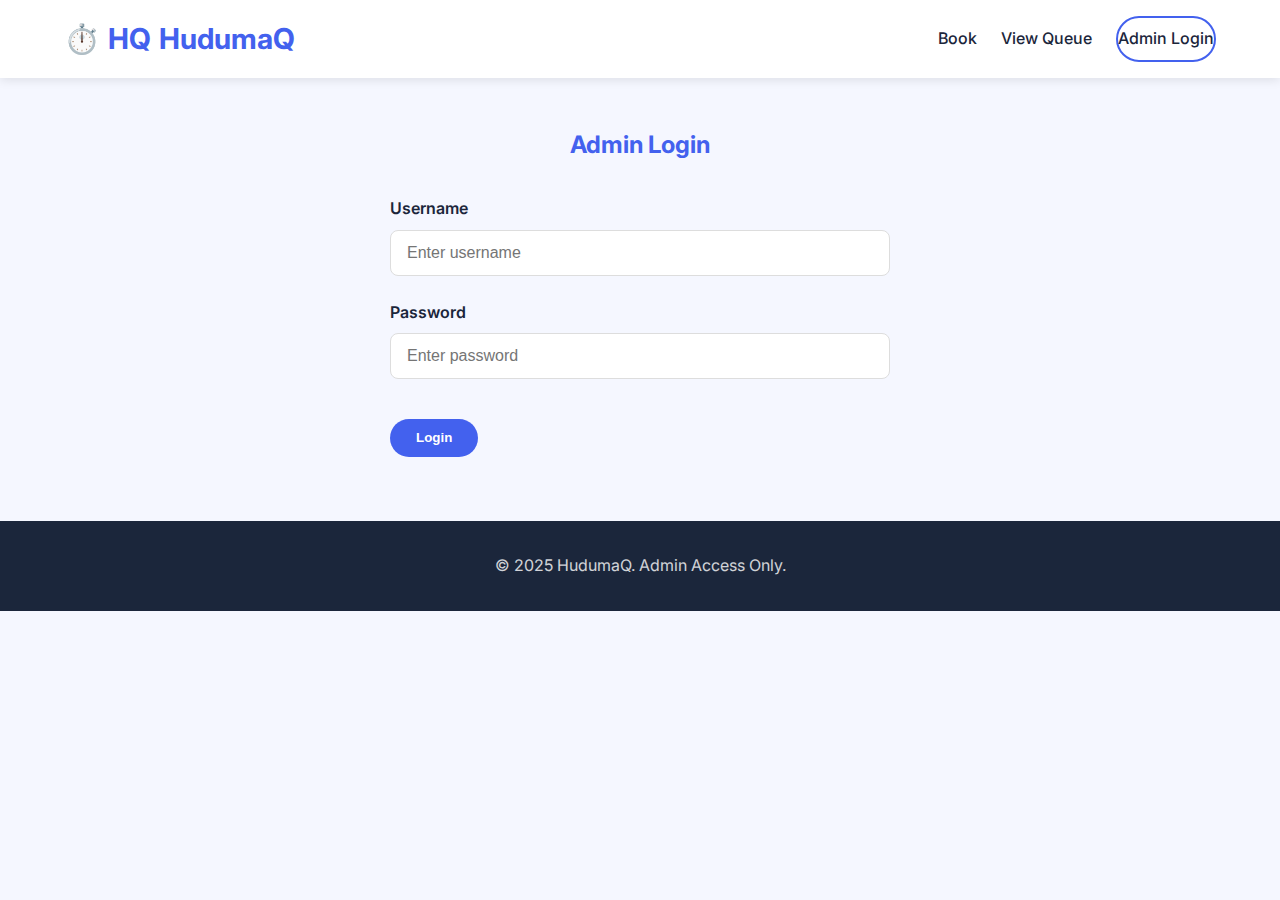
<file: public/login.html>
<!DOCTYPE html>
<html lang="en">
<head>
  <meta charset="UTF-8" />
  <meta name="viewport" content="width=device-width, initial-scale=1.0"/>
  <title>Admin Login - HudumaQ</title>
  <link rel="stylesheet" href="css/styles.css" />
  <link href="https://fonts.googleapis.com/css2?family=Inter:wght@400;600&display=swap" rel="stylesheet">
</head>
<body>

  <!-- Navbar -->
  <nav class="navbar">
    <div class="container">
      <a href="index.html" class="logo">
        <span class="logo-icon">HQ</span>
        <span>HudumaQ</span>
      </a>
      <div class="nav-toggle" id="navToggle">
        <span></span>
        <span></span>
        <span></span>
      </div>
      <ul class="nav-links" id="navLinks">
        <li><a href="book.html" class="active"><i class="fas fa-calendar-plus"></i> Book</a></li>
        <li><a href="queue.html"><i class="fas fa-users"></i> View Queue</a></li>
        <li><a href="login.html" class="btn btn-outline"><i class="fas fa-lock"></i> Admin Login</a></li>
      </ul>
    </div>
  </nav>

  <!-- Login Form -->
  <section class="container" style="padding: 3rem 0;">
    <h2 style="text-align: center; color: var(--primary); margin-bottom: 2rem;">Admin Login</h2>
    
    <form id="loginForm" style="max-width: 500px; margin: 0 auto;">
      <div class="form-group">
        <label for="username">Username</label>
        <input type="text" id="username" required placeholder="Enter username" />
      </div>

      <div class="form-group">
        <label for="password">Password</label>
        <input type="password" id="password" required placeholder="Enter password" />
      </div>

      <button type="submit" class="btn btn-primary" style="margin-top: 1rem;">Login</button>
      <p id="loginMessage" style="text-align: center; margin-top: 1rem;"></p>
    </form>
  </section>

  <!-- Footer -->
  <footer class="footer">
    <div class="container">
      <p>&copy; 2025 HudumaQ. Admin Access Only.</p>
    </div>
  </footer>

  <script src="js/main.js"></script>
</body>
</html>
</file>
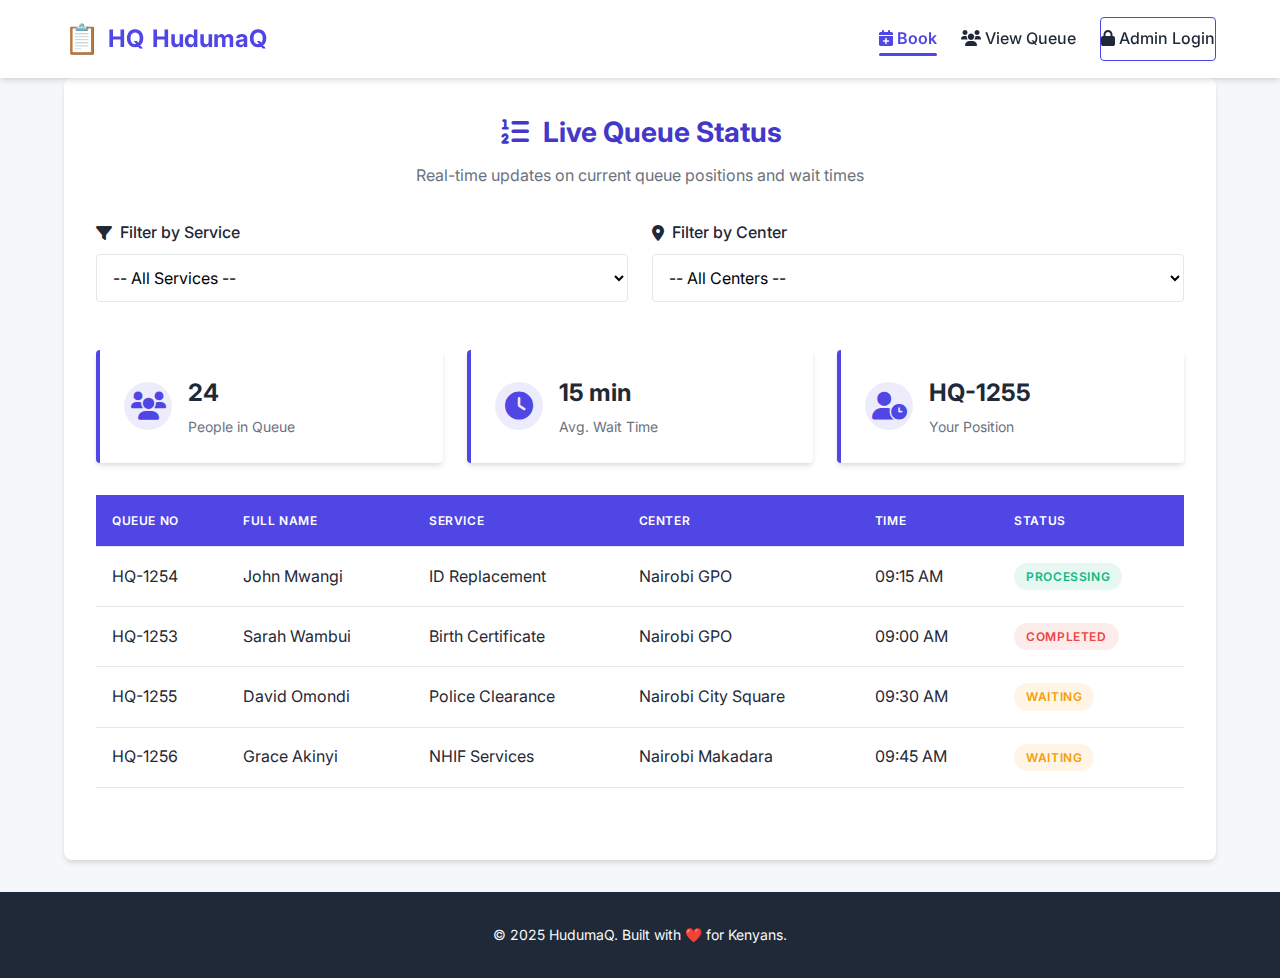
<file: public/queue.html>
<!DOCTYPE html>
<html lang="en">
<head>
  <meta charset="UTF-8">
  <meta name="viewport" content="width=device-width, initial-scale=1.0">
  <title>Queue Status - HudumaQ</title>
  <link rel="stylesheet" href="https://fonts.googleapis.com/css2?family=Inter:wght@400;500;600;700&display=swap">
  <link rel="stylesheet" href="https://cdnjs.cloudflare.com/ajax/libs/font-awesome/6.0.0-beta3/css/all.min.css">
  <style>
    :root {
      --primary: #4f46e5;
      --primary-dark: #4338ca;
      --secondary: #10b981;
      --danger: #ef4444;
      --warning: #f59e0b;
      --light: #f9fafb;
      --dark: #1f2937;
      --gray: #6b7280;
      --light-gray: #e5e7eb;
      --white: #ffffff;
      --shadow: 0 4px 6px -1px rgba(0, 0, 0, 0.1), 0 2px 4px -1px rgba(0, 0, 0, 0.06);
      --shadow-md: 0 10px 15px -3px rgba(0, 0, 0, 0.1), 0 4px 6px -2px rgba(0, 0, 0, 0.05);
      --radius: 0.5rem;
      --radius-sm: 0.25rem;
    }

    * {
      margin: 0;
      padding: 0;
      box-sizing: border-box;
    }

    body {
      font-family: 'Inter', sans-serif;
      line-height: 1.6;
      color: var(--dark);
      background-color: #f5f7fa;
    }

    .container {
      width: 100%;
      max-width: 1200px;
      margin: 0 auto;
      padding: 0 1.5rem;
    }

    /* Navbar */
    .navbar {
      background-color: var(--white);
      box-shadow: var(--shadow);
      position: sticky;
      top: 0;
      z-index: 100;
      padding: 1rem 0;
    }

    .navbar .container {
      display: flex;
      justify-content: space-between;
      align-items: center;
    }

    .logo {
      font-size: 1.5rem;
      font-weight: 700;
      color: var(--primary);
      text-decoration: none;
      display: flex;
      align-items: center;
      gap: 0.5rem;
    }

    .logo::before {
      content: "📋";
      font-size: 1.8rem;
    }

    .nav-links {
      display: flex;
      list-style: none;
      gap: 1.5rem;
      align-items: center;
    }

    .nav-links a {
      text-decoration: none;
      color: var(--dark);
      font-weight: 500;
      transition: color 0.2s;
      padding: 0.5rem 0;
      position: relative;
    }

    .nav-links a:hover {
      color: var(--primary);
    }

    .nav-links a.active {
      color: var(--primary);
      font-weight: 600;
    }

    .nav-links a.active::after {
      content: "";
      position: absolute;
      bottom: 0;
      left: 0;
      width: 100%;
      height: 3px;
      background-color: var(--primary);
      border-radius: 3px;
    }

    .btn {
      display: inline-block;
      padding: 0.5rem 1.25rem;
      border-radius: var(--radius-sm);
      font-weight: 500;
      text-align: center;
      transition: all 0.2s;
      cursor: pointer;
    }

    .btn-outline {
      border: 1px solid var(--primary);
      color: var(--primary);
      background-color: transparent;
    }

    .btn-outline:hover {
      background-color: var(--primary);
      color: var(--white);
    }

    /* Queue Section */
    section {
      padding: 4rem 0;
    }

    .card {
      background-color: var(--white);
      border-radius: var(--radius);
      box-shadow: var(--shadow);
      padding: 2rem;
      margin-bottom: 2rem;
    }

    .animate-fade {
      animation: fadeIn 0.5s ease-in-out;
    }

    @keyframes fadeIn {
      from { opacity: 0; transform: translateY(10px); }
      to { opacity: 1; transform: translateY(0); }
    }

    .queue-header {
      margin-bottom: 2rem;
      text-align: center;
    }

    .queue-header h2 {
      font-size: 1.75rem;
      color: var(--primary-dark);
      margin-bottom: 0.5rem;
      display: flex;
      align-items: center;
      justify-content: center;
      gap: 0.75rem;
    }

    .queue-header p {
      color: var(--gray);
      font-size: 1rem;
    }

    .queue-controls {
      display: grid;
      grid-template-columns: repeat(auto-fit, minmax(300px, 1fr));
      gap: 1.5rem;
      margin-bottom: 2rem;
    }

    .form-group {
      margin-bottom: 1rem;
    }

    .form-group label {
      display: block;
      margin-bottom: 0.5rem;
      font-weight: 500;
      color: var(--dark);
      display: flex;
      align-items: center;
      gap: 0.5rem;
    }

    .form-group select {
      width: 100%;
      padding: 0.75rem;
      border: 1px solid var(--light-gray);
      border-radius: var(--radius-sm);
      font-family: inherit;
      font-size: 1rem;
      transition: border-color 0.2s;
      background-color: var(--white);
    }

    .form-group select:focus {
      outline: none;
      border-color: var(--primary);
      box-shadow: 0 0 0 3px rgba(79, 70, 229, 0.1);
    }

    .queue-stats {
      display: grid;
      grid-template-columns: repeat(auto-fit, minmax(200px, 1fr));
      gap: 1.5rem;
      margin-bottom: 2rem;
    }

    .stat-card {
      background-color: var(--white);
      border-radius: var(--radius-sm);
      padding: 1.5rem;
      display: flex;
      align-items: center;
      gap: 1rem;
      box-shadow: var(--shadow);
      border-left: 4px solid var(--primary);
    }

    .stat-card i {
      font-size: 1.75rem;
      color: var(--primary);
      background-color: rgba(79, 70, 229, 0.1);
      width: 3rem;
      height: 3rem;
      border-radius: 50%;
      display: flex;
      align-items: center;
      justify-content: center;
    }

    .stat-card h3 {
      font-size: 1.5rem;
      color: var(--dark);
      margin-bottom: 0.25rem;
    }

    .stat-card p {
      color: var(--gray);
      font-size: 0.875rem;
    }

    /* Table */
    .table-responsive {
      overflow-x: auto;
      margin-bottom: 1.5rem;
    }

    table {
      width: 100%;
      border-collapse: collapse;
      margin-bottom: 1rem;
    }

    th, td {
      padding: 1rem;
      text-align: left;
      border-bottom: 1px solid var(--light-gray);
    }

    th {
      background-color: var(--primary);
      color: var(--white);
      font-weight: 600;
      text-transform: uppercase;
      font-size: 0.75rem;
      letter-spacing: 0.05em;
    }

    tr:hover {
      background-color: rgba(79, 70, 229, 0.05);
    }

    .status {
      display: inline-block;
      padding: 0.25rem 0.75rem;
      border-radius: 2rem;
      font-size: 0.75rem;
      font-weight: 600;
      text-transform: uppercase;
      letter-spacing: 0.05em;
    }

    .status-waiting {
      background-color: rgba(245, 158, 11, 0.1);
      color: var(--warning);
    }

    .status-processing {
      background-color: rgba(16, 185, 129, 0.1);
      color: var(--secondary);
    }

    .status-completed {
      background-color: rgba(239, 68, 68, 0.1);
      color: var(--danger);
    }

    /* Message */
    .message {
      padding: 1rem;
      border-radius: var(--radius-sm);
      margin-bottom: 1rem;
      text-align: center;
      display: none;
    }

    .message.success {
      background-color: rgba(16, 185, 129, 0.1);
      color: var(--secondary);
      display: block;
    }

    .message.error {
      background-color: rgba(239, 68, 68, 0.1);
      color: var(--danger);
      display: block;
    }

    /* Footer */
    .footer {
      background-color: var(--dark);
      color: var(--light);
      padding: 2rem 0;
      text-align: center;
    }

    .footer .container {
      display: flex;
      justify-content: center;
    }

    .footer p {
      font-size: 0.875rem;
    }

    .heart {
      color: #ef4444;
      animation: pulse 1.5s infinite;
    }

    @keyframes pulse {
      0% { transform: scale(1); }
      50% { transform: scale(1.2); }
      100% { transform: scale(1); }
    }

    /* Responsive */
    @media (max-width: 768px) {
      .navbar .container {
        flex-direction: column;
        gap: 1rem;
      }

      .nav-links {
        width: 100%;
        justify-content: center;
      }

      .queue-controls {
        grid-template-columns: 1fr;
      }

      .queue-stats {
        grid-template-columns: 1fr;
      }
    }

    @media (max-width: 576px) {
      .nav-links {
        flex-direction: column;
        gap: 0.5rem;
      }

      .nav-links a.active::after {
        display: none;
      }

      section {
        padding: 2rem 0;
      }

      .card {
        padding: 1.5rem;
      }
    }
  </style>
</head>
<body>
  <!-- Navbar -->
  <nav class="navbar">
    <div class="container">
      <a href="index.html" class="logo">
        <span class="logo-icon">HQ</span>
        <span>HudumaQ</span>
      </a>
      <div class="nav-toggle" id="navToggle">
        <span></span>
        <span></span>
        <span></span>
      </div>
      <ul class="nav-links" id="navLinks">
        <li><a href="book.html" class="active"><i class="fas fa-calendar-plus"></i> Book</a></li>
        <li><a href="queue.html"><i class="fas fa-users"></i> View Queue</a></li>
        <li><a href="login.html" class="btn btn-outline"><i class="fas fa-lock"></i> Admin Login</a></li>
      </ul>
    </div>
  </nav>

  <!-- Queue Section -->
  <section class="container">
    <div class="card animate-fade">
      <div class="queue-header">
        <h2><i class="fas fa-list-ol"></i> Live Queue Status</h2>
        <p>Real-time updates on current queue positions and wait times</p>
      </div>

      <div class="queue-controls">
        <div class="form-group">
          <label for="filterService"><i class="fas fa-filter"></i> Filter by Service</label>
          <select id="filterService">
            <option value="">-- All Services --</option>
            <option value="ID Replacement & Applications">ID Replacement & Applications</option>
            <option value="Birth & Death Certificates">Birth & Death Certificates</option>
            <option value="NHIF Services">NHIF Services</option>
            <option value="NSSF Services">NSSF Services</option>
            <option value="KRA Services">KRA Services</option>
            <option value="Helb Services">Helb Services</option>
            <option value="Police Abstracts">Police Abstracts</option>
            <option value="E-Citizen Services">E-Citizen Services</option>
            <option value="Good Conduct (Police Clearance)">Good Conduct (Police Clearance)</option>
            <option value="Job Application : Support">Job Application : Support</option>
          </select>
        </div>

        <div class="form-group">
          <label for="filterLocation"><i class="fas fa-map-marker-alt"></i> Filter by Center</label>
          <select id="filterLocation">
            <option value="">-- All Centers --</option>
            <option value="Nairobi GPO">Nairobi GPO</option>
            <option value="Nairobi City Square">Nairobi City Square</option>
            <option value="Nairobi Makadara">Nairobi Makadara</option>
            <option value="Nairobi Eastleigh">Nairobi Eastleigh</option>
            <option value="Nairobi Kibra">Nairobi Kibra</option>
            <option value="Mombasa">Mombasa</option>
            <option value="Kisumu">Kisumu</option>
            <option value="Nakuru">Nakuru</option>
            <option value="Eldoret">Eldoret</option>
            <option value="Thika">Thika</option>
            <option value="Meru">Meru</option>
            <option value="Kakamega">Kakamega</option>
            <option value="Machakos">Machakos</option>
            <option value="Embu">Embu</option>
            <option value="Nyeri">Nyeri</option>
            <option value="Kisii">Kisii</option>
            <option value="Kericho">Kericho</option>
            <option value="Garissa">Garissa</option>
            <option value="Kitui">Kitui</option>
            <option value="Narok">Narok</option>
            <option value="Bungoma">Bungoma</option>
            <option value="Busia">Busia</option>
            <option value="Vihiga">Vihiga</option>
            <option value="Siaya">Siaya</option>
            <option value="Bomet">Bomet</option>
            <option value="Laikipia - Nanyuki">Laikipia - Nanyuki</option>
            <option value="Homa Bay">Homa Bay</option>
            <option value="Kajiado">Kajiado</option>
            <option value="Kajiado West">Kajiado West</option>
            <option value="Murang'a">Murang'a</option>
            <option value="Kirinyaga - Kerugoya">Kirinyaga - Kerugoya</option>
            <option value="Nyamira">Nyamira</option>
            <option value="Nyandarua - Olkalau">Nyandarua - Olkalau</option>
            <option value="Tharaka Nithi - Chuka">Tharaka Nithi - Chuka</option>
            <option value="Kilifi">Kilifi</option>
            <option value="Kwale">Kwale</option>
            <option value="Taita Taveta - Wundanyi">Taita Taveta - Wundanyi</option>
            <option value="Lamu">Lamu</option>
            <option value="Isiolo">Isiolo</option>
            <option value="Marsabit">Marsabit</option>
            <option value="Mandera">Mandera</option>
            <option value="Wajir">Wajir</option>
            <option value="Tana River - Hola">Tana River - Hola</option>
            <option value="Samburu - Maralal">Samburu - Maralal</option>
            <option value="Turkana - Lodwar">Turkana - Lodwar</option>
            <option value="Elgeyo Marakwet - Iten">Elgeyo Marakwet - Iten</option>
            <option value="Nandi - Kapsabet">Nandi - Kapsabet</option>
            <option value="Trans Nzoia - Kitale">Trans Nzoia - Kitale</option>
            <option value="West Pokot - Kapenguria">West Pokot - Kapenguria</option>
            <option value="Makueni - Wote">Makueni - Wote</option>
          </select>
        </div>
      </div>

      <div class="queue-stats">
        <div class="stat-card">
          <i class="fas fa-users"></i>
          <div>
            <h3 id="totalInQueue">0</h3>
            <p>People in Queue</p>
          </div>
        </div>
        <div class="stat-card">
          <i class="fas fa-clock"></i>
          <div>
            <h3 id="avgWaitTime">0 min</h3>
            <p>Avg. Wait Time</p>
          </div>
        </div>
        <div class="stat-card">
          <i class="fas fa-user-clock"></i>
          <div>
            <h3 id="yourPosition">-</h3>
            <p>Your Position</p>
          </div>
        </div>
      </div>

      <div class="table-responsive">
        <table>
          <thead>
            <tr>
              <th>Queue No</th>
              <th>Full Name</th>
              <th>Service</th>
              <th>Center</th>
              <th>Time</th>
              <th>Status</th>
            </tr>
          </thead>
          <tbody id="queueTableBody">
            <!-- Sample data - would be dynamic in production -->
            <tr>
              <td>HQ-1254</td>
              <td>John Mwangi</td>
              <td>ID Replacement</td>
              <td>Nairobi GPO</td>
              <td>09:15 AM</td>
              <td><span class="status status-processing">Processing</span></td>
            </tr>
            <tr>
              <td>HQ-1253</td>
              <td>Sarah Wambui</td>
              <td>Birth Certificate</td>
              <td>Nairobi GPO</td>
              <td>09:00 AM</td>
              <td><span class="status status-completed">Completed</span></td>
            </tr>
            <tr>
              <td>HQ-1255</td>
              <td>David Omondi</td>
              <td>Police Clearance</td>
              <td>Nairobi City Square</td>
              <td>09:30 AM</td>
              <td><span class="status status-waiting">Waiting</span></td>
            </tr>
            <tr>
              <td>HQ-1256</td>
              <td>Grace Akinyi</td>
              <td>NHIF Services</td>
              <td>Nairobi Makadara</td>
              <td>09:45 AM</td>
              <td><span class="status status-waiting">Waiting</span></td>
            </tr>
          </tbody>
        </table>
      </div>

      <div id="queueMessage" class="message"></div>
    </div>
  </section>

  <!-- Footer -->
  <footer class="footer">
    <div class="container">
      <p>&copy; 2025 HudumaQ. Built with <span class="heart">❤️</span> for Kenyans.</p>
    </div>
  </footer>

  <script>
    // This would be replaced with actual dynamic functionality
    document.addEventListener('DOMContentLoaded', function() {
      // Update stats
      document.getElementById('totalInQueue').textContent = '24';
      document.getElementById('avgWaitTime').textContent = '15 min';
      document.getElementById('yourPosition').textContent = 'HQ-1255';
      
      // Filter functionality would go here
      const filterService = document.getElementById('filterService');
      const filterLocation = document.getElementById('filterLocation');
      const queueTableBody = document.getElementById('queueTableBody');
      
      filterService.addEventListener('change', filterQueue);
      filterLocation.addEventListener('change', filterQueue);
      
      function filterQueue() {
        const serviceValue = filterService.value.toLowerCase();
        const locationValue = filterLocation.value.toLowerCase();
        const rows = queueTableBody.getElementsByTagName('tr');
        
        for (let row of rows) {
          const service = row.cells[2].textContent.toLowerCase();
          const location = row.cells[3].textContent.toLowerCase();
          
          const serviceMatch = serviceValue === '' || service.includes(serviceValue);
          const locationMatch = locationValue === '' || location.includes(locationValue);
          
          row.style.display = (serviceMatch && locationMatch) ? '' : 'none';
        }
      }
    });
  </script>
</body>
</html>
</file>
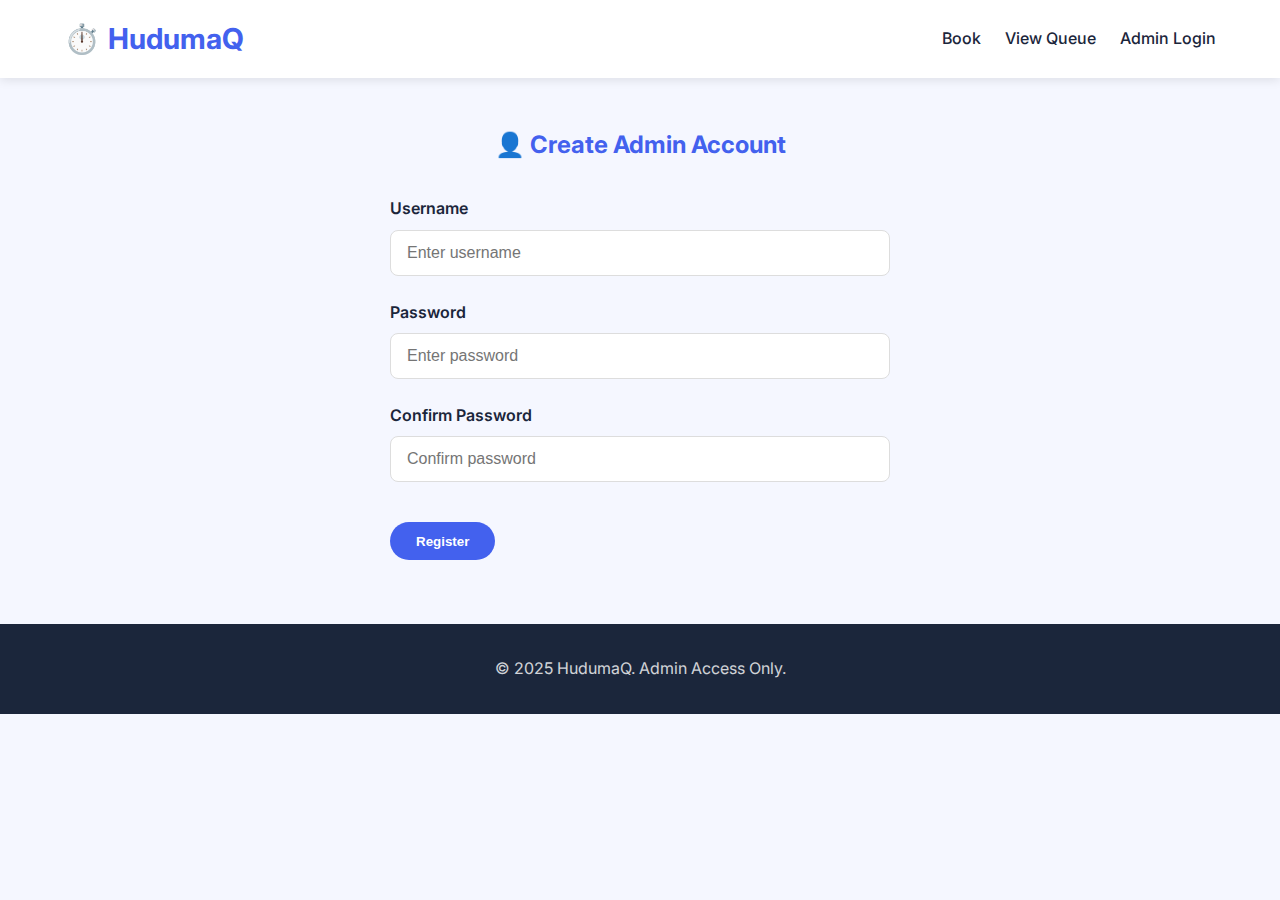
<file: public/register.html>
<!DOCTYPE html>
<html lang="en">
<head>
  <meta charset="UTF-8" />
  <meta name="viewport" content="width=device-width, initial-scale=1.0"/>
  <title>Register Admin - HudumaQ</title>
  <link rel="stylesheet" href="css/styles.css" />
  <link href="https://fonts.googleapis.com/css2?family=Inter:wght@400;600&display=swap" rel="stylesheet">
</head>
<body>

  <!-- Navbar -->
  <nav class="navbar">
    <div class="container">
      <a href="index.html" class="logo">HudumaQ</a>
      <ul class="nav-links">
        <li><a href="book.html">Book</a></li>
        <li><a href="queue.html">View Queue</a></li>
        <li><a href="login.html">Admin Login</a></li>
      </ul>
    </div>
  </nav>

  <!-- Register Section -->
  <section class="container" style="padding: 3rem 0;">
    <h2 style="text-align: center; color: var(--primary); margin-bottom: 2rem;">👤 Create Admin Account</h2>

    <form id="registerForm" style="max-width: 500px; margin: 0 auto;">
      <div class="form-group">
        <label for="username">Username</label>
        <input type="text" id="username" required placeholder="Enter username" />
      </div>

      <div class="form-group">
        <label for="password">Password</label>
        <input type="password" id="password" required placeholder="Enter password" />
      </div>

      <div class="form-group">
        <label for="confirmPassword">Confirm Password</label>
        <input type="password" id="confirmPassword" required placeholder="Confirm password" />
      </div>

      <button type="submit" class="btn btn-primary" style="margin-top: 1rem;">Register</button>
      <p id="registerMessage" style="text-align: center; margin-top: 1rem;"></p>
    </form>
  </section>

  <!-- Footer -->
  <footer class="footer">
    <div class="container">
      <p>&copy; 2025 HudumaQ. Admin Access Only.</p>
    </div>
  </footer>

  <script src="js/main.js"></script>
</body>
</html>
</file>
<file: public/css/styles.css>
:root {
  --primary: #4361ee;
  --primary-light: #4895ef;
  --secondary: #3f37c9;
  --dark: #1b263b;
  --light: #f8f9fa;
  --success: #4cc9f0;
  --warning: #f72585;
  --gray: #adb5bd;
  --gray-dark: #495057;
}

* {
  margin: 0;
  padding: 0;
  box-sizing: border-box;
}

body {
  font-family: 'Inter', sans-serif;
  line-height: 1.6;
  color: var(--dark);
  background-color: #f5f7ff;
}

.container {
  width: 100%;
  max-width: 1200px;
  margin: 0 auto;
  padding: 0 1.5rem;
}

/* Navbar */
.navbar {
  background-color: white;
  box-shadow: 0 2px 10px rgba(0, 0, 0, 0.1);
  padding: 1rem 0;
  position: sticky;
  top: 0;
  z-index: 100;
}

.navbar .container {
  display: flex;
  justify-content: space-between;
  align-items: center;
}

.logo {
  font-size: 1.8rem;
  font-weight: 700;
  color: var(--primary);
  text-decoration: none;
  display: flex;
  align-items: center;
  gap: 0.5rem;
}

.logo::before {
  content: "⏱️";
}

.nav-links {
  display: flex;
  list-style: none;
  gap: 1.5rem;
  align-items: center;
}

.nav-links a {
  text-decoration: none;
  color: var(--dark);
  font-weight: 500;
  transition: all 0.3s ease;
  padding: 0.5rem 0;
  position: relative;
}

.nav-links a:hover {
  color: var(--primary);
}

.nav-links a::after {
  content: '';
  position: absolute;
  bottom: 0;
  left: 0;
  width: 0;
  height: 2px;
  background-color: var(--primary);
  transition: width 0.3s ease;
}

.nav-links a:hover::after {
  width: 100%;
}

/* Buttons */
.btn {
  display: inline-block;
  padding: 0.6rem 1.5rem;
  border-radius: 50px;
  font-weight: 600;
  text-align: center;
  text-decoration: none;
  cursor: pointer;
  transition: all 0.3s ease;
  border: 2px solid transparent;
}

.btn-primary {
  background-color: var(--primary);
  color: white;
}

.btn-primary:hover {
  background-color: var(--secondary);
  transform: translateY(-2px);
  box-shadow: 0 4px 12px rgba(67, 97, 238, 0.3);
}

.btn-secondary {
  background-color: white;
  color: var(--primary);
  border-color: var(--primary);
}

.btn-secondary:hover {
  background-color: var(--primary-light);
  color: white;
  transform: translateY(-2px);
  box-shadow: 0 4px 12px rgba(67, 97, 238, 0.2);
}

.btn-outline {
  background-color: transparent;
  color: var(--primary);
  border: 2px solid var(--primary);
}

.btn-outline:hover {
  background-color: var(--primary);
  color: white;
}

/* Hero Section */
.hero {
  padding: 5rem 0;
  background: linear-gradient(135deg, #f5f7ff 0%, #e8ecff 100%);
}

.hero-content {
  display: flex;
  align-items: center;
  gap: 3rem;
}

.hero-text {
  flex: 1;
}

.hero-text h1 {
  font-size: 2.8rem;
  font-weight: 800;
  line-height: 1.2;
  margin-bottom: 1.5rem;
  color: var(--dark);
}

.hero-text p {
  font-size: 1.2rem;
  margin-bottom: 2rem;
  color: var(--gray-dark);
}

.hero-actions {
  display: flex;
  gap: 1rem;
}

.hero-image {
  flex: 1;
  display: flex;
  justify-content: center;
}

.hero-image img {
  max-width: 100%;
  height: auto;
  border-radius: 1rem;
  box-shadow: 0 20px 40px rgba(0, 0, 0, 0.1);
}

/* Features Section */
.features {
  padding: 5rem 0;
}

.features h2 {
  text-align: center;
  font-size: 2.2rem;
  margin-bottom: 3rem;
  color: var(--dark);
}

.features-grid {
  display: grid;
  grid-template-columns: repeat(auto-fit, minmax(300px, 1fr));
  gap: 2rem;
}

.feature-box {
  background: white;
  padding: 2rem;
  border-radius: 1rem;
  box-shadow: 0 5px 15px rgba(0, 0, 0, 0.05);
  transition: transform 0.3s ease, box-shadow 0.3s ease;
}

.feature-box:hover {
  transform: translateY(-5px);
  box-shadow: 0 10px 25px rgba(0, 0, 0, 0.1);
}

.feature-box h3 {
  font-size: 1.4rem;
  margin-bottom: 1rem;
  color: var(--primary);
}

.feature-box p {
  color: var(--gray-dark);
}

/* CTA Section */
.cta {
  padding: 5rem 0;
  background: linear-gradient(135deg, var(--primary) 0%, var(--secondary) 100%);
  color: white;
  text-align: center;
}

.cta h2 {
  font-size: 2.2rem;
  margin-bottom: 1rem;
}

.cta p {
  font-size: 1.2rem;
  margin-bottom: 2rem;
  opacity: 0.9;
}

/* Forms */
.form-group {
  margin-bottom: 1.5rem;
}

.form-group label {
  display: block;
  margin-bottom: 0.5rem;
  font-weight: 600;
  color: var(--dark);
}

.form-group input,
.form-group select {
  width: 100%;
  padding: 0.8rem 1rem;
  border: 1px solid #ddd;
  border-radius: 8px;
  font-size: 1rem;
  transition: all 0.3s ease;
  background-color: white;
}

.form-group input:focus,
.form-group select:focus {
  outline: none;
  border-color: var(--primary);
  box-shadow: 0 0 0 3px rgba(67, 97, 238, 0.2);
}

/* Tables */
table {
  width: 100%;
  border-collapse: separate;
  border-spacing: 0;
  background: white;
  border-radius: 10px;
  overflow: hidden;
  box-shadow: 0 5px 15px rgba(0, 0, 0, 0.05);
}

th {
  background-color: var(--primary);
  color: white;
  padding: 1rem;
  text-align: left;
}

td {
  padding: 1rem;
  border-bottom: 1px solid #eee;
}

tr:last-child td {
  border-bottom: none;
}

tr:hover td {
  background-color: #f8f9ff;
}

/* Cards */
.card {
  background: white;
  border-radius: 10px;
  padding: 2rem;
  box-shadow: 0 5px 15px rgba(0, 0, 0, 0.05);
  margin-bottom: 2rem;
}

.card h2 {
  margin-bottom: 1.5rem;
  color: var(--primary);
}

/* Footer */
.footer {
  padding: 2rem 0;
  background-color: var(--dark);
  color: white;
  text-align: center;
}

.footer p {
  opacity: 0.8;
}

/* Utility Classes */
.text-center {
  text-align: center;
}

.mt-1 { margin-top: 1rem; }
.mt-2 { margin-top: 2rem; }
.mb-1 { margin-bottom: 1rem; }
.mb-2 { margin-bottom: 2rem; }

/* Responsive Adjustments */
@media (max-width: 768px) {
  .hero-content {
    flex-direction: column;
  }
  
  .hero-text {
    order: 2;
    text-align: center;
  }
  
  .hero-actions {
    justify-content: center;
  }
  
  .nav-links {
    gap: 1rem;
  }
}

/* Animations */
@keyframes fadeIn {
  from { opacity: 0; transform: translateY(10px); }
  to { opacity: 1; transform: translateY(0); }
}

.animate-fade {
  animation: fadeIn 0.5s ease forwards;
}
</file>
